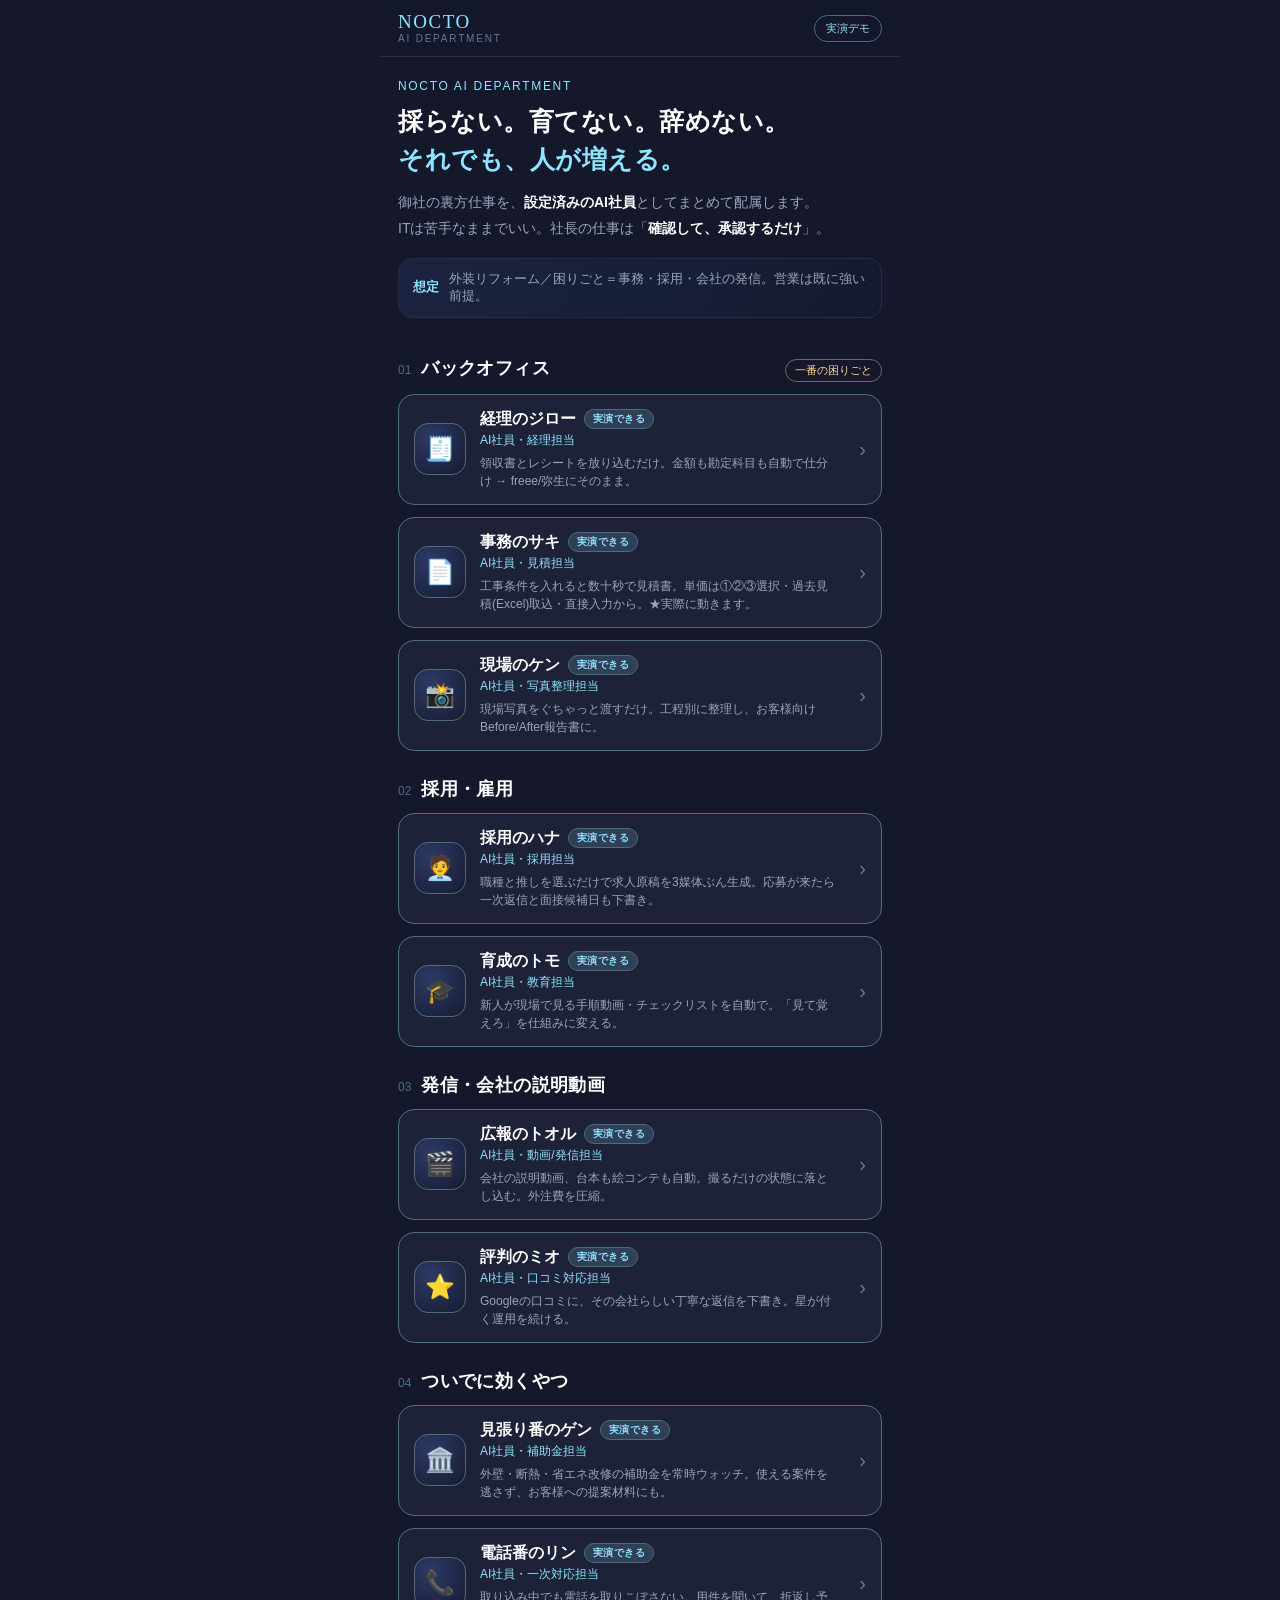
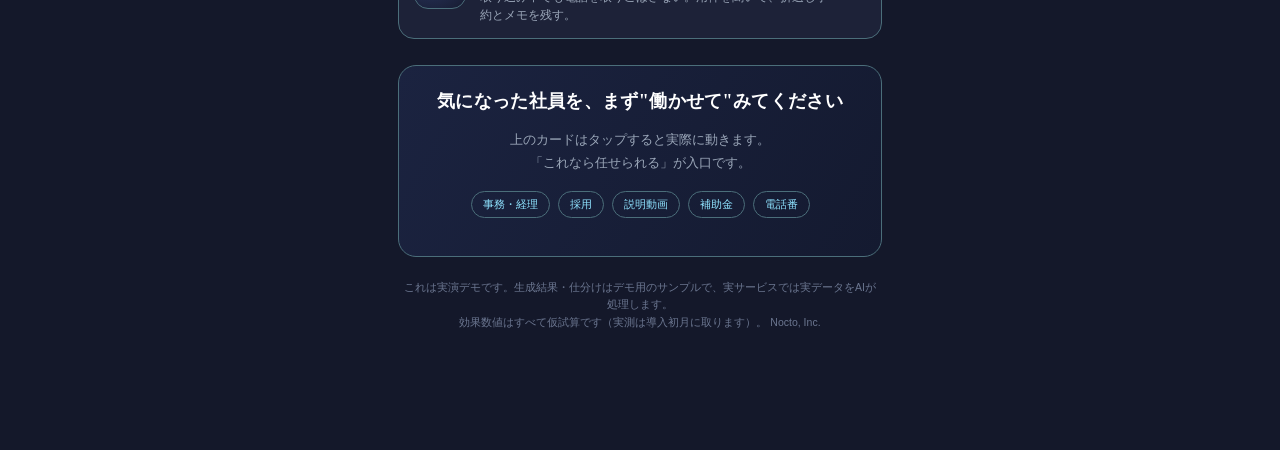
<file: app/index.html>
<!DOCTYPE html>
<!--
  Nocto AI Department — スマホ用PWA（外装リフォーム会社 面談デモ）
  困りごと: バックオフィス / 採用・雇用 / 会社の説明動画。営業は前面に出さない。
  完全オフライン動作（Service Worker で precache）。ホーム画面に追加で「アプリ」になる。
-->
<html lang="ja">
<head>
<meta charset="UTF-8">
<meta name="viewport" content="width=device-width, initial-scale=1.0, viewport-fit=cover, maximum-scale=1.0">
<title>Nocto AI社員 | 外装リフォームのバックオフィスを丸ごと</title>
<meta name="description" content="採らない・育てない・辞めない。外装リフォームの事務・採用・説明動画を持つAI社員たち。">
<meta name="theme-color" content="#14182A">
<meta name="apple-mobile-web-app-capable" content="yes">
<meta name="apple-mobile-web-app-status-bar-style" content="black-translucent">
<meta name="apple-mobile-web-app-title" content="AI社員">
<meta name="mobile-web-app-capable" content="yes">
<link rel="manifest" href="./manifest.webmanifest">
<link rel="apple-touch-icon" href="./icons/apple-touch-icon.png">
<link rel="icon" type="image/png" href="./icons/icon-192.png">
<link rel="stylesheet" href="./styles.css">
</head>
<body>
<div id="shell">
  <header class="appbar" id="appbar">
    <button class="back" id="barBack" aria-label="戻る">‹</button>
    <div class="brand" id="barBrand">NOCTO<small>AI DEPARTMENT</small></div>
    <div class="barttl hidden" id="barTitle"></div>
    <div class="spacer"></div>
    <span class="chip">実演デモ</span>
  </header>

  <main id="view"><!-- rendered by app.js --></main>
</div>

<!-- install banner (Android/Chrome + iOS hint) -->
<div id="installbar">
  <div class="it"><b>アプリとして追加</b>できます（オフラインでも動く）</div>
  <button id="installBtn">追加</button>
  <button class="x" id="installX" aria-label="閉じる">×</button>
</div>

<!-- iOS install instructions -->
<div id="iosSheet">
  <div class="card">
    <h3>ホーム画面に追加する</h3>
    <ol>
      <li>下の<span class="share">⬆️</span>「共有」ボタンを押す</li>
      <li>「ホーム画面に追加」を選ぶ</li>
      <li>「追加」を押す → アプリのアイコンが並びます</li>
    </ol>
    <button id="iosClose">閉じる</button>
  </div>
</div>

<script>
  // 戻るボタン（appbar）は履歴を戻す
  document.getElementById('barBack').addEventListener('click', function(){
    if (location.hash && location.hash !== '#/') { location.hash = '#/'; }
    else { history.back(); }
  });
  // Service Worker 登録（オフライン化）
  if ('serviceWorker' in navigator) {
    window.addEventListener('load', function(){
      navigator.serviceWorker.register('./sw.js').catch(function(){ /* file:// では無効。無視 */ });
    });
  }
</script>
<script src="./data/tanka.js"></script>
<script src="./data/minixlsx.js"></script>
<script src="./quote.js"></script>
<script src="./app.js"></script>
</body>
</html>
</file>
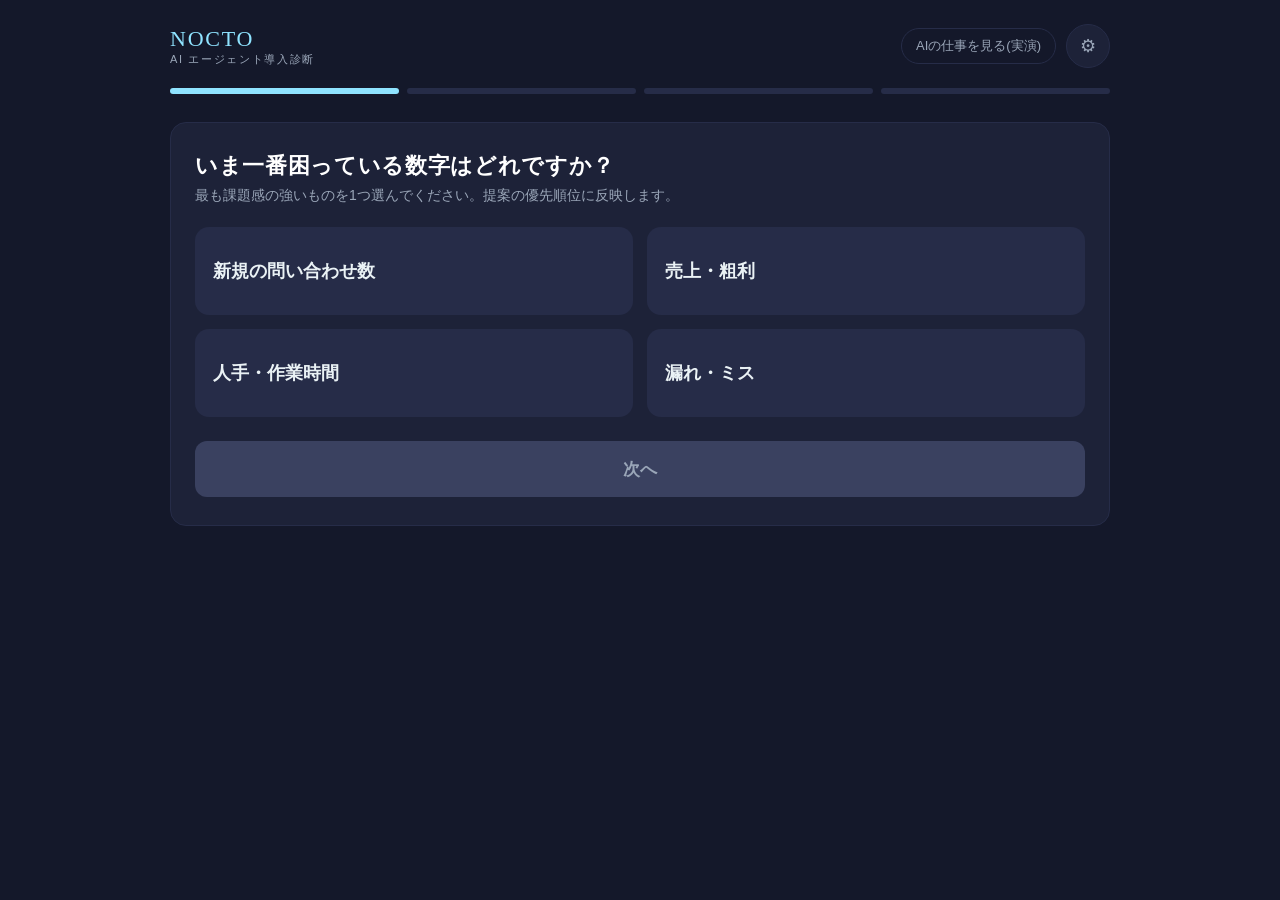
<file: diagnose/ai-agent-diagnosis.html>
<!DOCTYPE html>
<!--
  AIエージェント導入診断ツール (MVP) — Nocto AI Department
  使い方: このファイルをダブルクリックしてブラウザ(iPad Safari可)で開くだけ。オフライン完結、通信不要。
  操作: Step1〜4のウィザードをタップで進み、最後に「印刷」でA4サマリーを出力する。
  注意: リロードすると入力内容は消える(実演用途のため保存機能なし)。
-->
<html lang="ja">
<head>
<meta charset="UTF-8">
<meta name="viewport" content="width=device-width, initial-scale=1.0, maximum-scale=1.0, user-scalable=no">
<title>AIエージェント導入診断 | Nocto</title>
<style>
  :root{
    --navy: #14182A;
    --navy-light: #1D2238;
    --navy-lighter: #262C48;
    --cyan: #8FE3FF;
    --cyan-dim: #4B6E7A;
    --text: #EAF2F5;
    --text-dim: #9AA6B8;
    --danger: #FF8F8F;
    --ok: #8FFFC1;
  }
  *{box-sizing:border-box; -webkit-tap-highlight-color: transparent;}
  html,body{margin:0; padding:0; height:100%;}
  body{
    background: var(--navy);
    color: var(--text);
    font-family: "Hiragino Mincho ProN", "Hiragino Mincho Pro", serif, -apple-system, sans-serif;
    -webkit-font-smoothing: antialiased;
    touch-action: manipulation;
    min-height:100vh;
  }
  h1,h2,h3{
    font-family: "Hiragino Mincho ProN", "Hiragino Mincho Pro", serif;
    font-weight: 600;
    letter-spacing: 0.03em;
  }
  #app{
    max-width: 980px;
    margin: 0 auto;
    padding: 24px 20px 80px;
  }
  header.top{
    display:flex;
    align-items:center;
    justify-content:space-between;
    margin-bottom: 20px;
  }
  header.top .brand{
    font-size: 22px;
    letter-spacing: 0.08em;
    color: var(--cyan);
  }
  header.top .brand small{
    display:block;
    font-size: 11px;
    color: var(--text-dim);
    letter-spacing: 0.15em;
    font-family: -apple-system, sans-serif;
  }
  #gearBtn{
    width: 44px; height:44px;
    border-radius: 50%;
    border: 1px solid var(--navy-lighter);
    background: var(--navy-light);
    color: var(--text-dim);
    font-size: 18px;
    cursor:pointer;
  }
  #gearBtn:active{ background: var(--navy-lighter); }

  /* ステップインジケーター */
  .step-indicator{
    display:flex;
    gap:8px;
    margin-bottom: 28px;
  }
  .step-indicator .dot{
    flex:1;
    height: 6px;
    border-radius: 4px;
    background: var(--navy-lighter);
    transition: background .2s;
  }
  .step-indicator .dot.active{ background: var(--cyan); }
  .step-indicator .dot.done{ background: var(--cyan-dim); }

  .panel{
    background: var(--navy-light);
    border: 1px solid var(--navy-lighter);
    border-radius: 16px;
    padding: 28px 24px;
    margin-bottom: 20px;
  }
  .panel h2{
    font-size: 22px;
    margin: 0 0 6px;
    color: #fff;
  }
  .panel .sub{
    color: var(--text-dim);
    font-size: 14px;
    margin: 0 0 22px;
    font-family: -apple-system, sans-serif;
  }

  /* 選択肢ボタン (Step1) */
  .choice-grid{
    display:grid;
    grid-template-columns: 1fr 1fr;
    gap: 14px;
  }
  @media (max-width: 560px){ .choice-grid{ grid-template-columns: 1fr; } }
  .choice-btn{
    min-height: 88px;
    background: var(--navy-lighter);
    border: 2px solid transparent;
    border-radius: 14px;
    color: var(--text);
    font-size: 18px;
    font-family: -apple-system, sans-serif;
    font-weight: 600;
    padding: 16px;
    cursor: pointer;
    text-align: left;
    display:flex;
    align-items:center;
    transition: border-color .15s, background .15s;
  }
  .choice-btn:active{ background: #303756; }
  .choice-btn.selected{
    border-color: var(--cyan);
    background: #232B4A;
    color: var(--cyan);
  }

  /* 業種タブ */
  .tab-row{
    display:flex;
    gap:10px;
    margin-bottom: 22px;
    flex-wrap:wrap;
  }
  .tab-btn{
    flex:1;
    min-width: 120px;
    min-height: 52px;
    background: var(--navy-lighter);
    border: 2px solid transparent;
    border-radius: 10px;
    color: var(--text-dim);
    font-size: 15px;
    font-family: -apple-system, sans-serif;
    font-weight: 600;
    cursor:pointer;
  }
  .tab-btn.active{
    border-color: var(--cyan);
    color: var(--cyan);
    background: #232B4A;
  }

  /* 業務カード (Step2) */
  .task-card{
    background: var(--navy-lighter);
    border: 2px solid transparent;
    border-radius: 14px;
    padding: 16px 18px;
    margin-bottom: 14px;
    cursor: pointer;
  }
  .task-card.selected{
    border-color: var(--cyan);
    background: #202850;
  }
  .task-card .row1{
    display:flex;
    align-items:center;
    justify-content:space-between;
    gap: 10px;
  }
  .task-card .name{
    font-size: 17px;
    font-weight: 600;
    font-family: -apple-system, sans-serif;
  }
  .task-card .tags{
    font-size: 11px;
    color: var(--text-dim);
    margin-top: 4px;
    font-family: -apple-system, sans-serif;
  }
  .task-card .evidence{
    font-size: 11px;
    color: var(--ok);
    margin-top: 6px;
    line-height: 1.5;
    font-family: -apple-system, sans-serif;
    opacity: 0.85;
  }
  .checkbox{
    width: 30px; height:30px;
    border-radius: 8px;
    border: 2px solid var(--text-dim);
    flex-shrink:0;
    display:flex;
    align-items:center;
    justify-content:center;
    font-size: 18px;
    color: transparent;
  }
  .task-card.selected .checkbox{
    border-color: var(--cyan);
    background: var(--cyan);
    color: var(--navy);
  }
  .hours-input-row{
    margin-top: 14px;
    padding-top: 14px;
    border-top: 1px solid #333c60;
    display:flex;
    align-items:center;
    gap: 14px;
    font-family: -apple-system, sans-serif;
  }
  .hours-input-row label{
    font-size: 13px;
    color: var(--text-dim);
    white-space: nowrap;
  }
  .hours-input-row input[type="range"]{
    flex:1;
    accent-color: var(--cyan);
    height: 36px;
  }
  .hours-input-row .hours-num{
    width: 64px;
    padding: 8px 6px;
    font-size: 16px;
    text-align:center;
    background: var(--navy);
    border: 1px solid var(--navy-lighter);
    border-radius: 8px;
    color: var(--text);
  }

  /* 職種カード (Step3) */
  .role-card{
    background: var(--navy-lighter);
    border-radius: 14px;
    padding: 20px;
    margin-bottom: 16px;
    border-left: 4px solid var(--cyan);
  }
  .role-card .role-name{
    font-size: 19px;
    color: var(--cyan);
    margin: 0 0 4px;
  }
  .role-card .role-job{
    font-size: 14px;
    color: var(--text);
    margin: 0 0 10px;
    font-family: -apple-system, sans-serif;
    line-height: 1.6;
  }
  .badge-row{
    display:flex;
    gap:8px;
    flex-wrap:wrap;
    margin-bottom: 10px;
  }
  .badge{
    font-size: 11px;
    padding: 4px 10px;
    border-radius: 999px;
    background: #0F1220;
    color: var(--ok);
    font-family: -apple-system, sans-serif;
    border: 1px solid #2c3350;
  }
  .role-card .covers{
    font-size: 12px;
    color: var(--text-dim);
    font-family: -apple-system, sans-serif;
  }
  .role-card .fee-line{
    margin-top: 10px;
    font-size: 14px;
    font-family: -apple-system, sans-serif;
    color: var(--text);
  }
  .role-card .fee-line b{ color: #fff; }
  .role-card.top-pick{
    border-left-color: #FFD98F;
  }
  .role-card.top-pick .pick-tag{
    display:inline-block;
    font-size: 11px;
    color: #14182A;
    background: #FFD98F;
    padding: 3px 10px;
    border-radius: 999px;
    margin-bottom: 8px;
    font-family: -apple-system, sans-serif;
    font-weight: 700;
  }

  /* Step4 サマリー */
  .doc-head{
    display:flex;
    align-items:flex-end;
    justify-content:space-between;
    gap: 16px;
    flex-wrap:wrap;
    margin-bottom: 22px;
    padding-bottom: 16px;
    border-bottom: 1px solid var(--navy-lighter);
    font-family: -apple-system, sans-serif;
  }
  .doc-fields{ display:flex; flex-direction:column; gap: 8px; }
  .doc-field{ display:flex; align-items:flex-end; gap: 8px; font-size: 14px; color: var(--text); }
  .doc-field .doc-label{ color: var(--text-dim); font-size: 12px; white-space:nowrap; }
  .doc-field .doc-blank{ display:inline-block; min-width: 180px; border-bottom: 1px solid var(--text-dim); }
  .doc-field .doc-unit{ color: var(--text-dim); font-size: 12px; white-space:nowrap; }
  .doc-issuer{ text-align:right; font-size: 14px; color: var(--cyan); font-weight:700; }
  .doc-issuer small{ display:block; font-size: 10px; color: var(--text-dim); letter-spacing: 0.12em; font-weight:400; }
  .summary-block{ margin-bottom: 24px; }
  .summary-block h3{
    font-size: 15px;
    color: var(--text-dim);
    font-family: -apple-system, sans-serif;
    margin: 0 0 10px;
    letter-spacing: 0.05em;
  }
  table.compare{
    width:100%;
    border-collapse: collapse;
    font-family: -apple-system, sans-serif;
  }
  table.compare th, table.compare td{
    padding: 12px 10px;
    text-align: left;
    border-bottom: 1px solid var(--navy-lighter);
    font-size: 15px;
  }
  table.compare th{ color: var(--text-dim); font-weight:600; font-size:12px; }
  table.compare td.num{ text-align:right; font-variant-numeric: tabular-nums; }
  table.compare tr.total td{ font-weight:700; color:#fff; font-size:17px; }

  .recovery-box{
    text-align:center;
    padding: 30px 10px;
    background: linear-gradient(160deg, #1B2340, #0F1220);
    border-radius: 16px;
    border: 1px solid var(--cyan-dim);
  }
  .recovery-box .label{
    font-size: 13px;
    color: var(--text-dim);
    font-family: -apple-system, sans-serif;
    margin-bottom: 8px;
  }
  .recovery-box .value{
    font-size: 48px;
    color: var(--cyan);
    font-weight: 700;
    line-height: 1;
  }
  .recovery-box .value span{ font-size: 22px; margin-left: 4px; }
  .recovery-box.warn{
    background: linear-gradient(160deg, #2A1B22, #1A0F14);
    border-color: var(--danger);
  }
  .recovery-box.warn .warn-msg{
    font-size: 15px;
    color: var(--danger);
    font-family: -apple-system, sans-serif;
    line-height: 1.7;
    max-width: 520px;
    margin: 0 auto;
  }

  .map-row{
    display:flex;
    align-items:flex-start;
    gap: 14px;
    padding: 12px 0;
    border-bottom: 1px solid var(--navy-lighter);
    font-family: -apple-system, sans-serif;
  }
  .map-row .role-tag{
    flex-shrink:0;
    min-width: 140px;
    font-size: 14px;
    color: var(--cyan);
    font-weight:700;
  }
  .map-row .task-list{
    font-size: 13px;
    color: var(--text-dim);
    line-height:1.7;
  }

  /* ボタン類 */
  .btn-row{
    display:flex;
    gap: 12px;
    margin-top: 24px;
  }
  .btn{
    flex:1;
    min-height: 56px;
    border-radius: 12px;
    border: none;
    font-size: 17px;
    font-weight: 700;
    font-family: -apple-system, sans-serif;
    cursor: pointer;
  }
  .btn-primary{
    background: var(--cyan);
    color: #0B0E19;
  }
  .btn-primary:active{ background: #6FCBEA; }
  .btn-primary:disabled{
    background: #3A4160;
    color: var(--text-dim);
    cursor: not-allowed;
  }
  .btn-secondary{
    background: var(--navy-lighter);
    color: var(--text);
    flex: 0 0 120px;
  }
  .btn-secondary:active{ background: #303756; }
  .btn-print{
    background: transparent;
    border: 1px solid var(--cyan);
    color: var(--cyan);
  }

  .hint{
    font-size: 12px;
    color: var(--text-dim);
    font-family: -apple-system, sans-serif;
    margin-top: 10px;
  }

  /* 設定パネル */
  #settingsOverlay{
    display:none;
    position: fixed;
    inset:0;
    background: rgba(5,7,15,0.85);
    z-index: 100;
    overflow-y:auto;
    padding: 20px;
  }
  #settingsOverlay.open{ display:block; }
  .settings-panel{
    max-width: 640px;
    margin: 0 auto;
    background: var(--navy-light);
    border: 1px solid var(--navy-lighter);
    border-radius: 16px;
    padding: 24px;
    font-family: -apple-system, sans-serif;
  }
  .settings-panel h2{ color:#fff; font-size:18px; }
  .settings-row{
    display:flex;
    align-items:center;
    justify-content:space-between;
    gap: 10px;
    padding: 10px 0;
    border-bottom: 1px solid var(--navy-lighter);
    font-size: 14px;
  }
  .settings-row input{
    width: 130px;
    padding: 8px;
    background: var(--navy);
    border: 1px solid var(--navy-lighter);
    border-radius: 8px;
    color: var(--text);
    text-align:right;
    font-size:14px;
  }
  .settings-group-title{
    color: var(--cyan);
    font-size: 13px;
    margin: 18px 0 4px;
    letter-spacing: 0.05em;
  }

  /* 印刷用 — A4縦1枚に収める */
  @media print{
    html,body{ background:#fff; color:#000; height:auto; -webkit-print-color-adjust:exact; print-color-adjust:exact; }
    #app > header.top{ margin-bottom: 10px; }
    #app > header.top .brand{ color:#000; }
    #gearBtn, .step-indicator, .btn-row, .no-print{ display:none !important; }
    #app{ max-width:none; padding:0; margin:0; }
    .panel{ border:none; background:#fff; padding:0; margin:0; page-break-inside:avoid; }
    .panel:not(#step4){ display:none !important; }
    #step4 h2{ font-size: 18px; margin: 0 0 8px; }
    .summary-block{ margin-bottom: 12px; }
    .summary-block h3{ color:#333; margin-bottom: 6px; }
    table.compare th, table.compare td{ padding: 6px 8px; border-color:#ccc; color:#000; font-size: 13px; }
    table.compare tr.total td{ color:#000; font-size: 15px; }
    .doc-head{ border-color:#999; margin-bottom: 12px; padding-bottom: 10px; }
    .doc-head .doc-field, .doc-head .doc-label, .doc-head .doc-unit{ color:#000; }
    .doc-head .doc-blank{ border-color:#000; }
    .doc-issuer{ color:#000; }
    .doc-issuer small{ color:#333; }
    .recovery-box{ background:#fff; border:2px solid #000; padding: 14px 10px; }
    .recovery-box .value{ color:#000; font-size: 34px; }
    .recovery-box .value span{ font-size: 16px; }
    .recovery-box .label{ color:#333; }
    .recovery-box.warn{ border-color:#000; }
    .recovery-box.warn .warn-msg{ color:#000; }
    .map-row{ border-color:#ccc; padding: 8px 0; }
    .map-row .role-tag{ color:#000; }
    .map-row .task-list{ color:#333; }
    .badge{ color:#000; background:#eee; border-color:#999; }
    @page{ size: A4 portrait; margin: 12mm; }
  }
</style>
</head>
<body>

<div id="app">
  <header class="top">
    <div class="brand">NOCTO<small>AI エージェント導入診断</small></div>
    <div style="display:flex; align-items:center; gap:10px;">
      <a class="no-print" href="ai-shain-jitsuen.html" style="font-size:13px; color:var(--text-dim); text-decoration:none; border:1px solid var(--navy-lighter); border-radius:999px; padding:8px 14px; font-family:-apple-system,sans-serif;">AIの仕事を見る(実演)</a>
      <button id="gearBtn" class="no-print" title="設定(面談中は非表示推奨)">⚙</button>
    </div>
  </header>

  <div class="step-indicator no-print" id="stepIndicator"></div>

  <div id="stepContainer"></div>
</div>

<!-- 設定パネル(管理者向け・面談中は隠す想定) -->
<div id="settingsOverlay" class="no-print">
  <div class="settings-panel">
    <h2>簡易設定(仮価格の調整)</h2>
    <div class="settings-group-title">時給</div>
    <div class="settings-row">
      <span>デフォルト時給(円/時)</span>
      <input type="number" id="cfgWage" step="100" inputmode="numeric">
    </div>
    <div class="settings-group-title">職種別 月額 / 導入手数料(円)</div>
    <div id="cfgRoles"></div>
    <div class="btn-row">
      <button class="btn btn-primary" id="cfgCloseBtn">閉じる</button>
    </div>
  </div>
</div>

<script>
'use strict';

/* =========================================================
   CONFIG — 仮価格・Shin確認待ち。ここを書き換えるだけで全価格が変わる。
   ========================================================= */
const CONFIG = {
  hourlyWageDefault: 2000, // 仮価格・Shin確認待ち
  roles: {
    clerical:    { name: '事務エージェント',   monthlyFee: 30000,  setupFee: 300000  }, // 仮価格・Shin確認待ち
    reception:   { name: '接客エージェント',   monthlyFee: 50000,  setupFee: 500000  }, // 仮価格・Shin確認待ち
    analytics:   { name: '分析エージェント',   monthlyFee: 50000,  setupFee: 500000  }, // 仮価格・Shin確認待ち
    ordering:    { name: '発注エージェント',   monthlyFee: 30000,  setupFee: 300000  }, // 仮価格・Shin確認待ち
    sns:         { name: 'SNS運用エージェント', monthlyFee: 80000,  setupFee: 700000  }, // 仮価格・Shin確認待ち
    acquisition: { name: '集客エージェント',   monthlyFee: 100000, setupFee: 1000000 }, // 仮価格・Shin確認待ち
  }
};

/* 職種カタログ(仕事内容の説明文) */
const ROLE_CATALOG = {
  acquisition: { job: '見込み客を24時間検知 → 企業分析・スコアリング → 個別文面作成 → フォーム/FAX/AIテレアポで接触 → 返信率・アポ率・成約率を計測' },
  reception:   { job: '問い合わせに24時間応答し、リード(見込み客)として引き渡す' },
  clerical:    { job: '見積・請求・工事写真の整理・日報など、社長や現場監督の"机仕事"を丸ごと肩代わりする(職人の腕・現場判断は対象外)' },
  analytics:   { job: '売上データを常時監視し、取りこぼしを検知して月次で報告する' },
  ordering:    { job: '毎晩の在庫を確認 → 発注要否を判断 → 承認フローを経て発注書を送信する' },
  sns:         { job: '投稿企画を選定 → 投稿 → 数字を計測 → 次の企画にフィードバックする' },
};

/* =========================================================
   業種プリセット(業務棚卸しチェック用データ)
   axis: 業務改善 / 売上 / 集客
   autonomy: 自走化適性タグ
   ========================================================= */
const PRESETS = {
  construction: {
    label: '建築・建設(総合)',
    tasks: [
      { id:'c1', name:'工事写真の整理・写真台帳づくり',   role:'clerical',    axis:'業務改善', autonomy:['人がやると漏れる','判断がパターン化できる'], defaultHours:32, evidence:'写真整理は現場監督の代表的な内業。所要は会社差が大きいので御社の実数を入力してください' },
      { id:'c2', name:'見積・積算(拾い出し)',            role:'clerical',    axis:'業務改善', autonomy:['判断がパターン化できる'],               defaultHours:20, evidence:'AIで見積書のデータ化を1週間→1日にした事例あり（ミャク楽・ベンダー公表値）。見積の速さは受注・粗利に直結' },
      { id:'c3', name:'日報・報告書・安全書類の作成',      role:'clerical',    axis:'業務改善', autonomy:['人がやると漏れる'],                   defaultHours:16, evidence:'音声で喋る→AI清書で日報を数分に短縮した報告あり（各支援事業者の公表値）。夜の書類仕事を消す' },
      { id:'c4', name:'電話番・問い合わせの一次対応',      role:'reception',   axis:'集客',     autonomy:['24時間性に価値','人がやると漏れる'],   defaultHours:15, evidence:'現場を止める電話・言った言わないの主因。初回返信8h→1.5hの事例' },
      { id:'c5', name:'請求・支払い・インボイス処理',      role:'clerical',    axis:'業務改善', autonomy:['判断がパターン化できる'],               defaultHours:12, evidence:'AI-OCRで請求処理を自動化。東京都のDX実証で中小5社が平均約8割削減（実証参加ベンダー計測値）。御社は初月に実測' },
      { id:'c6', name:'職人・協力会社の手配(段取り)',      role:'clerical',    axis:'業務改善', autonomy:['人がやると漏れる'],                   defaultHours:10 },
      { id:'c7', name:'集客・元請け脱却(直請けの営業)',    role:'acquisition', axis:'集客',     autonomy:['24時間性に価値'],                       defaultHours:12 },
      { id:'c8', name:'施工事例・SNSの発信',             role:'sns',         axis:'集客',     autonomy:['判断がパターン化できる'],               defaultHours:8  },
    ]
  },
  reform: {
    label: 'リフォーム・改修',
    tasks: [
      { id:'rf1', name:'現地調査メモ→見積・積算',        role:'clerical',    axis:'業務改善', autonomy:['判断がパターン化できる'],             defaultHours:18, evidence:'見積が遅いと相見積もりで負ける。AIで見積書作成を短縮した事例が出ている（ベンダー公表値）' },
      { id:'rf2', name:'問い合わせ・電話の一次対応(24h)', role:'reception',   axis:'集客',     autonomy:['24時間性に価値','人がやると漏れる'], defaultHours:18, evidence:'初回返信8h→1.5h・概算提示1.8日→0.4日・予約率1.8倍の事例' },
      { id:'rf3', name:'見積書・提案書づくり',           role:'clerical',    axis:'業務改善', autonomy:['判断がパターン化できる'],             defaultHours:12 },
      { id:'rf4', name:'施工前後の写真・記録の整理',      role:'clerical',    axis:'業務改善', autonomy:['人がやると漏れる'],                 defaultHours:12 },
      { id:'rf5', name:'請求・支払い・インボイス処理',    role:'clerical',    axis:'業務改善', autonomy:['判断がパターン化できる'],             defaultHours:10, evidence:'AI-OCRで請求・支払処理を大幅短縮した事例あり（ベンダー公表値）' },
      { id:'rf6', name:'集客・Web/チラシ反響の対応',      role:'acquisition', axis:'集客',     autonomy:['24時間性に価値'],                    defaultHours:15 },
      { id:'rf7', name:'施工事例・口コミ/SNSの発信',      role:'sns',         axis:'集客',     autonomy:['判断がパターン化できる'],             defaultHours:10, evidence:'リフォームは事例と口コミが受注に直結' },
      { id:'rf8', name:'アフターフォロー・点検案内',      role:'reception',   axis:'集客',     autonomy:['人がやると漏れる'],                 defaultHours:6  },
    ]
  },
  setsubi: {
    label: '設備工事(電気・水道・空調)',
    tasks: [
      { id:'st1', name:'人工代・常用の請求・集計',        role:'clerical',    axis:'業務改善', autonomy:['判断がパターン化できる'],             defaultHours:14, evidence:'一人親方・常用が絡む請求は手作業だと抜け漏れやすい' },
      { id:'st2', name:'見積・材料の拾い出し',           role:'clerical',    axis:'業務改善', autonomy:['判断がパターン化できる'],             defaultHours:16 },
      { id:'st3', name:'職人・応援の手配(段取り)',        role:'clerical',    axis:'業務改善', autonomy:['人がやると漏れる'],                 defaultHours:12 },
      { id:'st4', name:'資材・部材の発注',               role:'ordering',    axis:'業務改善', autonomy:['判断がパターン化できる','24時間性に価値'], defaultHours:8, evidence:'発注要否の判断→発注書送信までを自動化' },
      { id:'st5', name:'電話番・現場からの問い合わせ',    role:'reception',   axis:'集客',     autonomy:['24時間性に価値','人がやると漏れる'], defaultHours:14, evidence:'現場を止める電話の一次受けをAIが担当' },
      { id:'st6', name:'作業報告・写真記録の整理',        role:'clerical',    axis:'業務改善', autonomy:['人がやると漏れる'],                 defaultHours:12 },
      { id:'st7', name:'集客・元請け脱却(直請け)',        role:'acquisition', axis:'集客',     autonomy:['24時間性に価値'],                    defaultHours:10 },
    ]
  },
  kantoku: {
    label: '現場監督・施工管理',
    tasks: [
      { id:'kt1', name:'工事写真の整理・写真台帳づくり',   role:'clerical',    axis:'業務改善', autonomy:['人がやると漏れる','判断がパターン化できる'], defaultHours:32, evidence:'写真整理は現場監督の代表的な内業。所要は会社差が大きいので御社の実数を入力してください' },
      { id:'kt2', name:'日報・施工計画書・報告書',        role:'clerical',    axis:'業務改善', autonomy:['人がやると漏れる'],                 defaultHours:18, evidence:'施工計画書のドラフト作成を約85%削減（大成建設が公表・大手土木の事例／日経報道）。日報も数分化の報告あり' },
      { id:'kt3', name:'安全書類・グリーンファイル',      role:'clerical',    axis:'業務改善', autonomy:['判断がパターン化できる'],             defaultHours:12, evidence:'定型書類はAIが下書き→人は確認だけ' },
      { id:'kt4', name:'出来形・協議資料の作成',          role:'clerical',    axis:'業務改善', autonomy:['人がやると漏れる'],                 defaultHours:12 },
      { id:'kt5', name:'職人・協力会社の手配(段取り)',     role:'clerical',    axis:'業務改善', autonomy:['人がやると漏れる'],                 defaultHours:10 },
      { id:'kt6', name:'電話・チャットの一次対応',        role:'reception',   axis:'集客',     autonomy:['24時間性に価値','人がやると漏れる'], defaultHours:12, evidence:'"言った言わない"の記録も自動で残す' },
      { id:'kt7', name:'資材・機材の発注',               role:'ordering',    axis:'業務改善', autonomy:['判断がパターン化できる'],             defaultHours:6  },
    ]
  },
  doboku: {
    label: '土木・外構',
    tasks: [
      { id:'db1', name:'工事写真・出来形の整理(電子納品)', role:'clerical',    axis:'業務改善', autonomy:['人がやると漏れる','判断がパターン化できる'], defaultHours:28, evidence:'公共案件の写真台帳・電子納品は特に膨大な内業。御社の実数を入力してください' },
      { id:'db2', name:'積算・数量の拾い出し',           role:'clerical',    axis:'業務改善', autonomy:['判断がパターン化できる'],             defaultHours:18, evidence:'AIで見積書のデータ化を短縮した事例あり（ベンダー公表値）' },
      { id:'db3', name:'日報・施工管理書類',             role:'clerical',    axis:'業務改善', autonomy:['人がやると漏れる'],                 defaultHours:14 },
      { id:'db4', name:'請求・支払い・インボイス処理',    role:'clerical',    axis:'業務改善', autonomy:['判断がパターン化できる'],             defaultHours:10 },
      { id:'db5', name:'重機・資材の手配/発注',          role:'ordering',    axis:'業務改善', autonomy:['判断がパターン化できる'],             defaultHours:8  },
      { id:'db6', name:'電話番・問い合わせ対応',          role:'reception',   axis:'集客',     autonomy:['24時間性に価値'],                    defaultHours:10 },
      { id:'db7', name:'公共入札・案件情報の収集',        role:'acquisition', axis:'集客',     autonomy:['24時間性に価値'],                    defaultHours:10, evidence:'入札情報の巡回・整理を24時間自動で' },
    ]
  },
  restaurant: {
    label: '飲食',
    tasks: [
      { id:'r1', name:'発注',           role:'ordering',  axis:'業務改善', autonomy:['判断がパターン化できる','24時間性に価値'], defaultHours:10 },
      { id:'r2', name:'売上分析',       role:'analytics', axis:'売上',     autonomy:['人がやると漏れる'],                       defaultHours:8  },
      { id:'r3', name:'予約対応',       role:'reception', axis:'集客',     autonomy:['24時間性に価値'],                         defaultHours:15 },
      { id:'r4', name:'SNS発信',        role:'sns',       axis:'集客',     autonomy:['判断がパターン化できる'],                 defaultHours:8  },
      { id:'r5', name:'シフト・事務',   role:'clerical',  axis:'業務改善', autonomy:['人がやると漏れる'],                       defaultHours:10 },
    ]
  },
  general: {
    label: '汎用',
    tasks: [
      { id:'g1', name:'問い合わせ対応',     role:'reception',   axis:'集客',     autonomy:['24時間性に価値'],           defaultHours:15 },
      { id:'g2', name:'営業リスト作成',     role:'acquisition', axis:'集客',     autonomy:['判断がパターン化できる'],   defaultHours:10 },
      { id:'g3', name:'データ入力・事務',   role:'clerical',    axis:'業務改善', autonomy:['判断がパターン化できる'],   defaultHours:15 },
      { id:'g4', name:'SNS運用',           role:'sns',         axis:'集客',     autonomy:['判断がパターン化できる'],   defaultHours:8  },
      { id:'g5', name:'レポート作成',       role:'analytics',   axis:'売上',     autonomy:['人がやると漏れる'],         defaultHours:8  },
    ]
  }
};

/* Step1: 核心質問。選択によって Step4 での職種の優先表示順が変わる */
const CORE_QUESTIONS = [
  { id:'inquiries', label:'新規の問い合わせ数', priority:['acquisition','reception','sns','analytics','ordering','clerical'] },
  { id:'revenue',   label:'売上・粗利',         priority:['analytics','acquisition','ordering','reception','sns','clerical'] },
  { id:'labor',     label:'人手・作業時間',     priority:['clerical','ordering','reception','sns','analytics','acquisition'] },
  { id:'errors',    label:'漏れ・ミス',         priority:['clerical','analytics','reception','ordering','sns','acquisition'] },
];

/* =========================================================
   STATE
   ========================================================= */
const state = {
  step: 1,
  coreQuestion: null,
  industry: 'construction',
  selectedTasks: {}, // taskId -> hours
  hourlyWage: CONFIG.hourlyWageDefault,
};

const fmtYen = (n) => '¥' + Math.round(n).toLocaleString('ja-JP');
const fmtNum = (n) => Math.round(n).toLocaleString('ja-JP');

/* =========================================================
   レンダリング
   ========================================================= */
function renderIndicator(){
  const el = document.getElementById('stepIndicator');
  el.innerHTML = '';
  for(let i=1;i<=4;i++){
    const d = document.createElement('div');
    d.className = 'dot' + (i===state.step ? ' active' : (i<state.step ? ' done' : ''));
    el.appendChild(d);
  }
}

function render(){
  renderIndicator();
  const c = document.getElementById('stepContainer');
  if(state.step===1) c.innerHTML = renderStep1();
  else if(state.step===2) c.innerHTML = renderStep2();
  else if(state.step===3) c.innerHTML = renderStep3();
  else c.innerHTML = renderStep4();
  attachHandlers();
}

/* ---- Step1: 核心質問 ---- */
function renderStep1(){
  const choices = CORE_QUESTIONS.map(q => `
    <button class="choice-btn ${state.coreQuestion===q.id?'selected':''}" data-core="${q.id}">${q.label}</button>
  `).join('');
  return `
    <div class="panel" id="step1">
      <h2>いま一番困っている数字はどれですか？</h2>
      <p class="sub">最も課題感の強いものを1つ選んでください。提案の優先順位に反映します。</p>
      <div class="choice-grid">${choices}</div>
      <div class="btn-row">
        <button class="btn btn-primary" id="nextBtn" ${state.coreQuestion? '' : 'disabled'}>次へ</button>
      </div>
    </div>
  `;
}

/* ---- Step2: 業務棚卸しチェック ---- */
function renderStep2(){
  const tabs = Object.keys(PRESETS).map(key => `
    <button class="tab-btn ${state.industry===key?'active':''}" data-industry="${key}">${PRESETS[key].label}</button>
  `).join('');

  const tasks = PRESETS[state.industry].tasks.map(t => {
    const selected = state.selectedTasks.hasOwnProperty(t.id);
    const hours = selected ? state.selectedTasks[t.id] : t.defaultHours;
    return `
      <div class="task-card ${selected?'selected':''}" data-task="${t.id}">
        <div class="row1">
          <div>
            <div class="name">${t.name}</div>
            <div class="tags">${t.axis} ／ ${t.autonomy.join('・')}</div>
            ${t.evidence ? `<div class="evidence">${t.evidence}</div>` : ''}
          </div>
          <div class="checkbox">${selected ? '✓' : ''}</div>
        </div>
        ${selected ? `
        <div class="hours-input-row" data-stop="1">
          <label>月あたり作業時間</label>
          <input type="range" min="1" max="160" value="${hours}" data-hours-range="${t.id}">
          <input type="number" min="0" inputmode="numeric" pattern="[0-9]*" class="hours-num" value="${hours}" data-hours-num="${t.id}">
          <label>時間</label>
        </div>` : ''}
      </div>
    `;
  }).join('');

  const count = Object.keys(state.selectedTasks).length;

  return `
    <div class="panel" id="step2">
      <h2>業務棚卸しチェック</h2>
      <p class="sub">当てはまる業務をタップして選択し、月あたりの作業時間を入力してください。</p>
      <div class="tab-row">${tabs}</div>
      ${tasks}
      <div class="hint">${count} 件選択中</div>
      <div class="btn-row">
        <button class="btn btn-secondary" id="backBtn">戻る</button>
        <button class="btn btn-primary" id="nextBtn" ${count>0?'':'disabled'}>次へ</button>
      </div>
    </div>
  `;
}

/* 選択タスクからマッピングされる職種一覧を取得(優先順位並び替え済み) */
function getMappedRoles(){
  const roleSet = new Set();
  Object.keys(state.selectedTasks).forEach(taskId => {
    const task = findTaskById(taskId);
    if(task) roleSet.add(task.role);
  });
  const cq = CORE_QUESTIONS.find(q => q.id === state.coreQuestion);
  const priority = cq ? cq.priority : Object.keys(CONFIG.roles);
  return Array.from(roleSet).sort((a,b) => priority.indexOf(a) - priority.indexOf(b));
}

function findTaskById(taskId){
  for(const key of Object.keys(PRESETS)){
    const found = PRESETS[key].tasks.find(t => t.id === taskId);
    if(found) return found;
  }
  return null;
}

/* ---- Step3: AI社員の当て込み ---- */
function renderStep3(){
  const roles = getMappedRoles();
  const cq = CORE_QUESTIONS.find(q => q.id === state.coreQuestion);
  const topRole = cq ? cq.priority.find(r => roles.includes(r)) : null;

  const cards = roles.map(roleKey => {
    const cfg = CONFIG.roles[roleKey];
    const cat = ROLE_CATALOG[roleKey];
    const coveredTasks = Object.keys(state.selectedTasks)
      .map(findTaskById)
      .filter(t => t && t.role === roleKey)
      .map(t => t.name);
    const isTop = roleKey === topRole;
    return `
      <div class="role-card ${isTop?'top-pick':''}">
        ${isTop ? '<div class="pick-tag">最優先でオススメ</div>' : ''}
        <h3 class="role-name">${cfg.name}</h3>
        <p class="role-job">${cat.job}</p>
        <div class="badge-row">
          <span class="badge">24時間働く</span>
          <span class="badge">毎月の勤務報告あり</span>
        </div>
        <div class="covers">担当業務: ${coveredTasks.join('、')}</div>
        <div class="fee-line">月額 <b>${fmtYen(cfg.monthlyFee)}</b> ／ 導入手数料 <b>${fmtYen(cfg.setupFee)}</b>(仮)</div>
      </div>
    `;
  }).join('');

  return `
    <div class="panel" id="step3">
      <h2>配備すべき AI 社員</h2>
      <p class="sub">選択された業務から、雇うべき AI 社員(エージェント)を自動で当て込みました。採らない・育てない・辞めない"机仕事のもう一人"です(職人の腕・現場判断は置き換えません)。</p>
      ${cards || '<p class="sub">業務が選択されていません。戻って選択してください。</p>'}
      <div class="btn-row">
        <button class="btn btn-secondary" id="backBtn">戻る</button>
        <button class="btn btn-primary" id="nextBtn" ${roles.length>0?'':'disabled'}>試算する</button>
      </div>
    </div>
  `;
}

/* ---- Step4: 試算サマリー ---- */
function renderStep4(){
  const roles = getMappedRoles();

  let totalHumanCost = 0;
  Object.keys(state.selectedTasks).forEach(taskId => {
    totalHumanCost += state.selectedTasks[taskId] * state.hourlyWage;
  });

  let monthlyAgentTotal = 0;
  let setupFeeTotal = 0;
  roles.forEach(r => {
    monthlyAgentTotal += CONFIG.roles[r].monthlyFee;
    setupFeeTotal += CONFIG.roles[r].setupFee;
  });

  const monthlySavings = totalHumanCost - monthlyAgentTotal;
  const savingsPositive = monthlySavings > 0;
  let recoveryText = '―';
  if(savingsPositive){
    const months = setupFeeTotal / monthlySavings;
    recoveryText = (Math.ceil(months*10)/10).toLocaleString('ja-JP');
  }

  const recoveryBlock = savingsPositive ? `
        <div class="recovery-box">
          <div class="label">導入手数料の回収期間</div>
          <div class="value">${recoveryText}<span>ヶ月</span></div>
        </div>` : `
        <div class="recovery-box warn">
          <div class="label">回収期間の試算</div>
          <div class="warn-msg">AI社員の月額(${fmtYen(monthlyAgentTotal)})が、削減できる人的コスト(${fmtYen(totalHumanCost)})を上回っています。<br>配備する業務を増やすか、対象業務の作業時間を見直してください。</div>
        </div>`;

  const mapRows = roles.map(r => {
    const cfg = CONFIG.roles[r];
    const tasks = Object.keys(state.selectedTasks)
      .map(findTaskById)
      .filter(t => t && t.role === r)
      .map(t => t.name);
    return `
      <div class="map-row">
        <div class="role-tag">${cfg.name}</div>
        <div class="task-list">${tasks.join(' / ')}</div>
      </div>
    `;
  }).join('');

  return `
    <div class="panel" id="step4">
      <h2>導入試算サマリー</h2>
      <p class="sub no-print">このページをそのまま印刷すると、A4サマリー(助成金申請の根拠資料にも利用可)になります。</p>

      <div class="doc-head">
        <div class="doc-fields">
          <div class="doc-field"><span class="doc-label">御社名</span><span class="doc-blank">&nbsp;</span><span class="doc-unit">御中</span></div>
          <div class="doc-field"><span class="doc-label">作成日</span><span class="doc-blank">&nbsp;</span><span class="doc-unit">年　　月　　日</span></div>
        </div>
        <div class="doc-issuer">作成：Nocto, Inc.<small>AI エージェント導入診断</small></div>
      </div>

      <div class="summary-block">
        <h3>人件費比較(月あたり)</h3>
        <table class="compare">
          <tr><th>項目</th><th class="num">金額</th></tr>
          <tr><td>現在の人的コスト(時給${fmtYen(state.hourlyWage)}換算)</td><td class="num">${fmtYen(totalHumanCost)}</td></tr>
          <tr><td>AI社員 月額合計</td><td class="num">${fmtYen(monthlyAgentTotal)}</td></tr>
          <tr class="total"><td>月間削減額</td><td class="num">${monthlySavings>=0 ? fmtYen(monthlySavings) : '△'+fmtYen(Math.abs(monthlySavings))}</td></tr>
        </table>
      </div>

      <div class="summary-block">
        ${recoveryBlock}
      </div>

      <div class="summary-block">
        <h3>AI社員 配置マップ</h3>
        ${mapRows || '<p class="sub">配置なし</p>'}
      </div>

      <div class="summary-block">
        <h3>月額・導入費用の見積もり</h3>
        <table class="compare">
          <tr><th>項目</th><th class="num">金額</th></tr>
          <tr><td>月額合計(${roles.length}名)</td><td class="num">${fmtYen(monthlyAgentTotal)}</td></tr>
          <tr class="total"><td>導入手数料 合計(初回のみ・仮)</td><td class="num">${fmtYen(setupFeeTotal)}</td></tr>
        </table>
      </div>

      <div class="btn-row no-print">
        <button class="btn btn-secondary" id="backBtn">戻る</button>
        <button class="btn btn-print" id="printBtn">この画面を印刷する</button>
      </div>
    </div>
  `;
}

/* =========================================================
   イベント処理
   ========================================================= */
function attachHandlers(){
  const backBtn = document.getElementById('backBtn');
  if(backBtn) backBtn.addEventListener('click', () => { state.step--; render(); });

  const nextBtn = document.getElementById('nextBtn');
  if(nextBtn) nextBtn.addEventListener('click', () => { state.step++; render(); });

  const printBtn = document.getElementById('printBtn');
  if(printBtn) printBtn.addEventListener('click', () => window.print());

  // Step1: 核心質問選択
  document.querySelectorAll('[data-core]').forEach(btn => {
    btn.addEventListener('click', () => {
      state.coreQuestion = btn.getAttribute('data-core');
      render();
    });
  });

  // Step2: 業種タブ切替
  document.querySelectorAll('[data-industry]').forEach(btn => {
    btn.addEventListener('click', () => {
      state.industry = btn.getAttribute('data-industry');
      render();
    });
  });

  // Step2: 業務カードのタップで選択トグル(時間入力エリアのタップは除外)
  document.querySelectorAll('.task-card').forEach(card => {
    card.addEventListener('click', (e) => {
      if(e.target.closest('[data-stop]')) return; // スライダー等の操作は無視
      const id = card.getAttribute('data-task');
      if(state.selectedTasks.hasOwnProperty(id)){
        delete state.selectedTasks[id];
      } else {
        const task = findTaskById(id);
        state.selectedTasks[id] = task.defaultHours;
      }
      render();
    });
  });

  // Step2: 時間スライダー・数値入力
  document.querySelectorAll('[data-hours-range]').forEach(input => {
    input.addEventListener('input', () => {
      const id = input.getAttribute('data-hours-range');
      state.selectedTasks[id] = Number(input.value);
      const numInput = document.querySelector(`[data-hours-num="${id}"]`);
      if(numInput) numInput.value = input.value;
    });
  });
  document.querySelectorAll('[data-hours-num]').forEach(input => {
    input.addEventListener('input', () => {
      const id = input.getAttribute('data-hours-num');
      const v = Math.max(0, Number(input.value) || 0);
      state.selectedTasks[id] = v;
      const rangeInput = document.querySelector(`[data-hours-range="${id}"]`);
      if(rangeInput) rangeInput.value = Math.min(160, v);
    });
  });
}

/* =========================================================
   設定パネル(管理者向け・面談中は隠す)
   ========================================================= */
function renderSettingsPanel(){
  const wageInput = document.getElementById('cfgWage');
  wageInput.value = state.hourlyWage;

  const rolesEl = document.getElementById('cfgRoles');
  rolesEl.innerHTML = Object.keys(CONFIG.roles).map(key => {
    const r = CONFIG.roles[key];
    return `
      <div class="settings-row">
        <span>${r.name} 月額</span>
        <input type="number" step="1000" inputmode="numeric" data-role-monthly="${key}" value="${r.monthlyFee}">
      </div>
      <div class="settings-row">
        <span>${r.name} 導入手数料</span>
        <input type="number" step="10000" inputmode="numeric" data-role-setup="${key}" value="${r.setupFee}">
      </div>
    `;
  }).join('');

  wageInput.addEventListener('input', () => {
    state.hourlyWage = Number(wageInput.value) || 0;
    render();
  });
  rolesEl.querySelectorAll('[data-role-monthly]').forEach(inp => {
    inp.addEventListener('input', () => {
      CONFIG.roles[inp.getAttribute('data-role-monthly')].monthlyFee = Number(inp.value) || 0;
      render();
    });
  });
  rolesEl.querySelectorAll('[data-role-setup]').forEach(inp => {
    inp.addEventListener('input', () => {
      CONFIG.roles[inp.getAttribute('data-role-setup')].setupFee = Number(inp.value) || 0;
      render();
    });
  });
}

document.getElementById('gearBtn').addEventListener('click', () => {
  document.getElementById('settingsOverlay').classList.add('open');
});
document.getElementById('cfgCloseBtn').addEventListener('click', () => {
  document.getElementById('settingsOverlay').classList.remove('open');
});

renderSettingsPanel();
render();
</script>
</body>
</html>
</file>
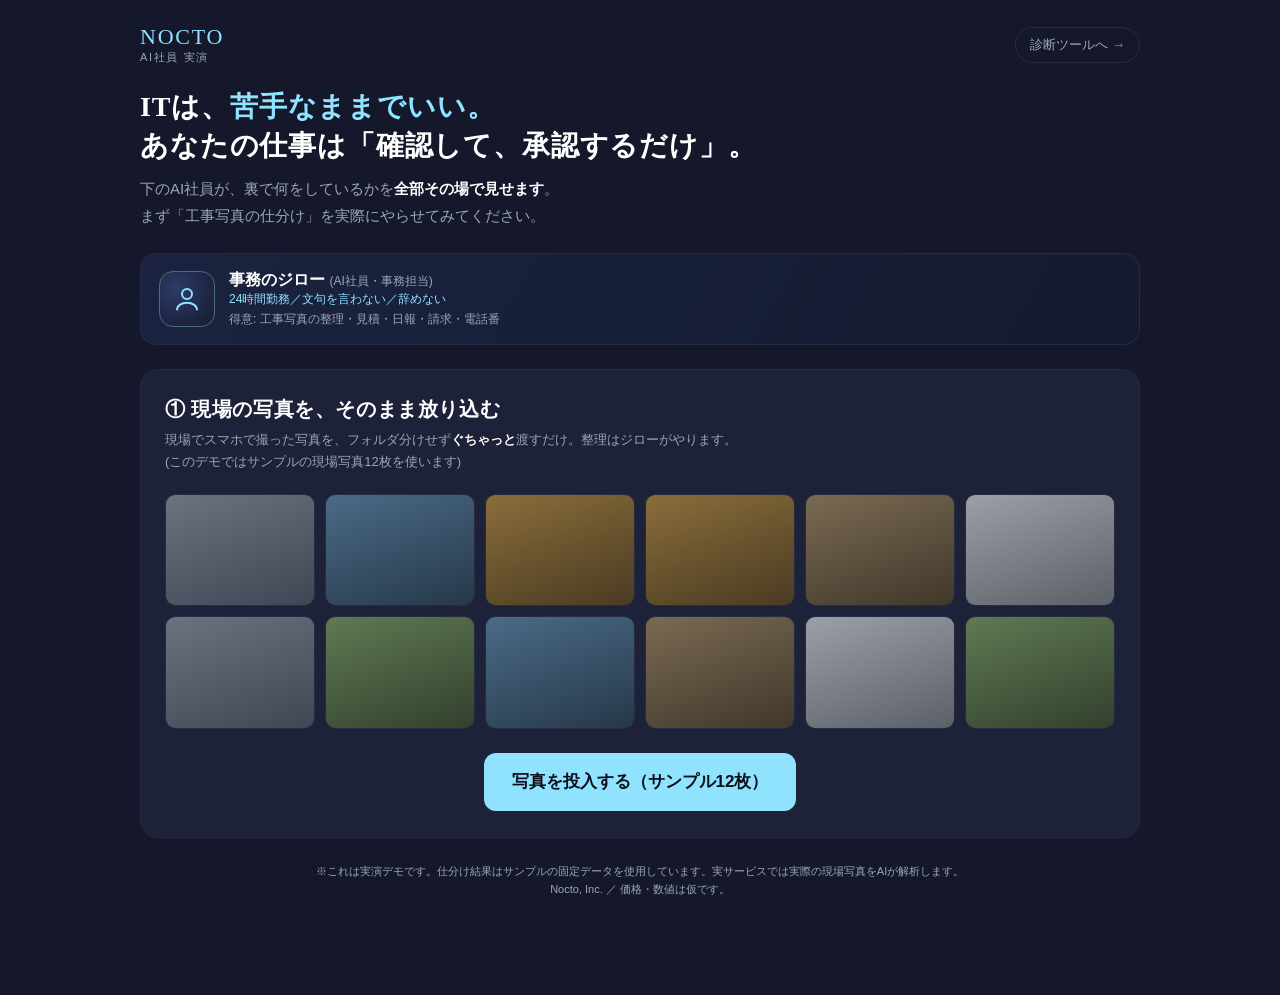
<file: diagnose/ai-shain-jitsuen.html>
<!DOCTYPE html>
<!--
  AI社員 実演(見える化)デモ — Nocto AI Department
  ねらい: ITが苦手な建設業の社長に「裏で動くAI」を丸見えにして、
         "あなたは確認と承認だけ" を体感させる入口。
  使い方: ダブルクリックでブラウザで開く。オフライン完結・通信不要。
         「写真を投入する」を押すと、工事写真の自動仕分けを実演する。
  注意: これはデモ(型)。仕分け結果はサンプル固定データ。実プロダクトでは
        実写真をAIが解析する。価格・数値は仮でCONFIGに集約。
-->
<html lang="ja">
<head>
<meta charset="UTF-8">
<meta name="viewport" content="width=device-width, initial-scale=1.0">
<title>AI社員の仕事を見る | Nocto</title>
<style>
  :root{
    --navy:#14182A; --navy-light:#1D2238; --navy-lighter:#262C48;
    --cyan:#8FE3FF; --cyan-dim:#4B6E7A;
    --text:#EAF2F5; --text-dim:#9AA6B8;
    --ok:#8FFFC1; --warn:#FFD98F; --danger:#FF8F8F;
  }
  *{box-sizing:border-box; -webkit-tap-highlight-color:transparent;}
  html,body{margin:0; padding:0;}
  body{
    background:var(--navy); color:var(--text);
    font-family:"Hiragino Mincho ProN","Hiragino Mincho Pro",serif,-apple-system,sans-serif;
    -webkit-font-smoothing:antialiased; min-height:100vh;
  }
  h1,h2,h3{font-family:"Hiragino Mincho ProN","Hiragino Mincho Pro",serif; font-weight:600; letter-spacing:.03em;}
  .sans{font-family:-apple-system,"Hiragino Kaku Gothic ProN",sans-serif;}
  #app{max-width:1040px; margin:0 auto; padding:24px 20px 96px;}

  header.top{display:flex; align-items:center; justify-content:space-between; margin-bottom:22px;}
  header.top .brand{font-size:22px; letter-spacing:.08em; color:var(--cyan);}
  header.top .brand small{display:block; font-size:11px; color:var(--text-dim); letter-spacing:.15em; font-family:-apple-system,sans-serif;}
  header.top .tolink{font-size:13px; color:var(--text-dim); text-decoration:none; border:1px solid var(--navy-lighter); border-radius:999px; padding:8px 14px; font-family:-apple-system,sans-serif;}
  header.top .tolink:active{background:var(--navy-lighter);}

  .hero{margin-bottom:24px;}
  .hero h1{font-size:28px; margin:0 0 10px; color:#fff; line-height:1.4;}
  .hero h1 .em{color:var(--cyan);}
  .hero p{font-size:15px; color:var(--text-dim); margin:0; font-family:-apple-system,sans-serif; line-height:1.8;}

  .worker-strip{
    display:flex; align-items:center; gap:14px;
    background:linear-gradient(120deg,#1B2340,#141A30);
    border:1px solid var(--navy-lighter); border-radius:16px;
    padding:16px 18px; margin:18px 0 24px;
  }
  .worker-strip .avatar{
    width:56px; height:56px; border-radius:14px; flex-shrink:0;
    background:radial-gradient(circle at 30% 30%,#2D3A66,#161B30);
    border:1px solid var(--cyan-dim); display:flex; align-items:center; justify-content:center;
  }
  .worker-strip .who{font-family:-apple-system,sans-serif;}
  .worker-strip .who .nm{font-size:16px; color:#fff; font-weight:700;}
  .worker-strip .who .rl{font-size:12px; color:var(--cyan);}
  .worker-strip .who .dt{font-size:12px; color:var(--text-dim); margin-top:3px;}

  .stage{background:var(--navy-light); border:1px solid var(--navy-lighter); border-radius:18px; padding:26px 24px; margin-bottom:20px;}
  .stage h2{font-size:20px; margin:0 0 6px; color:#fff;}
  .stage .sub{color:var(--text-dim); font-size:13px; margin:0 0 20px; font-family:-apple-system,sans-serif; line-height:1.7;}

  /* 写真タイル */
  .photo-grid{display:grid; grid-template-columns:repeat(6,1fr); gap:10px;}
  @media(max-width:760px){ .photo-grid{grid-template-columns:repeat(4,1fr);} }
  @media(max-width:480px){ .photo-grid{grid-template-columns:repeat(3,1fr);} }
  .ph{
    position:relative; aspect-ratio:4/3; border-radius:10px; overflow:hidden;
    border:1px solid var(--navy-lighter); background:#0F1220;
    display:flex; align-items:flex-end; font-family:-apple-system,sans-serif;
    transition:transform .3s, box-shadow .3s, opacity .3s;
  }
  .ph .sky{position:absolute; inset:0;}
  .ph .tagbar{
    position:relative; width:100%; padding:4px 6px; font-size:10px;
    background:linear-gradient(0deg,rgba(5,7,15,.92),rgba(5,7,15,0));
    color:#fff; line-height:1.3; z-index:2; opacity:0; transition:opacity .3s;
  }
  .ph .tagbar .k{color:var(--cyan); font-weight:700;}
  .ph .tagbar .m{color:var(--text-dim); font-size:9px;}
  .ph.tagged .tagbar{opacity:1;}
  .ph .scan{
    position:absolute; left:0; right:0; height:2px; top:0; z-index:3;
    background:linear-gradient(90deg,transparent,var(--cyan),transparent); opacity:0;
  }
  .ph.scanning .scan{opacity:1; animation:scan 1.1s linear infinite;}
  @keyframes scan{0%{top:0;}100%{top:100%;}}
  .ph .conf{
    position:absolute; top:5px; right:5px; z-index:3; font-size:9px; font-weight:700;
    padding:2px 6px; border-radius:999px; opacity:0; transition:opacity .3s;
  }
  .ph.tagged .conf{opacity:1;}
  .conf.hi{background:rgba(143,255,193,.18); color:var(--ok); border:1px solid rgba(143,255,193,.4);}
  .conf.lo{background:rgba(255,217,143,.18); color:var(--warn); border:1px solid rgba(255,217,143,.5);}
  .ph.need{box-shadow:0 0 0 2px var(--warn);}

  /* 見える化ログ(裏で動くもの) */
  .brain{
    margin-top:22px; background:#0F1220; border:1px solid var(--navy-lighter);
    border-radius:14px; padding:16px 18px; font-family:-apple-system,sans-serif;
  }
  .brain .bh{display:flex; align-items:center; gap:10px; font-size:12px; color:var(--text-dim); letter-spacing:.08em; margin-bottom:12px;}
  .brain .dotlive{width:9px; height:9px; border-radius:50%; background:var(--cyan); box-shadow:0 0 0 0 rgba(143,227,255,.6); animation:pulse 1.4s infinite;}
  @keyframes pulse{0%{box-shadow:0 0 0 0 rgba(143,227,255,.5);}70%{box-shadow:0 0 0 8px rgba(143,227,255,0);}100%{box-shadow:0 0 0 0 rgba(143,227,255,0);}}
  .steps{display:flex; flex-direction:column; gap:2px;}
  .stp{display:flex; align-items:center; gap:12px; padding:9px 6px; border-radius:8px; opacity:.4; transition:opacity .3s, background .3s;}
  .stp.active{opacity:1; background:rgba(143,227,255,.06);}
  .stp.done{opacity:1;}
  .stp .ic{width:26px; height:26px; border-radius:8px; flex-shrink:0; display:flex; align-items:center; justify-content:center; border:1px solid var(--navy-lighter); background:var(--navy-light); font-size:13px;}
  .stp.done .ic{background:rgba(143,255,193,.15); border-color:rgba(143,255,193,.4); color:var(--ok);}
  .stp.active .ic{background:rgba(143,227,255,.15); border-color:var(--cyan); color:var(--cyan);}
  .stp .lbl{font-size:14px; color:var(--text);}
  .stp .cnt{margin-left:auto; font-size:12px; color:var(--text-dim); font-variant-numeric:tabular-nums;}
  .stp .bar{height:4px; background:var(--navy-lighter); border-radius:3px; overflow:hidden; width:120px; margin-left:auto;}
  .stp .bar > i{display:block; height:100%; width:0; background:var(--cyan); transition:width .2s;}
  .livemsg{margin-top:12px; font-size:12px; color:var(--cyan); min-height:18px; font-family:-apple-system,sans-serif;}

  /* 台帳(工種フォルダ) */
  .ledger{display:flex; flex-direction:column; gap:14px;}
  .folder{background:#0F1220; border:1px solid var(--navy-lighter); border-radius:12px; padding:14px 16px;}
  .folder .fh{display:flex; align-items:center; gap:10px; margin-bottom:12px; font-family:-apple-system,sans-serif;}
  .folder .fh .kname{font-size:15px; color:var(--cyan); font-weight:700;}
  .folder .fh .fcount{font-size:12px; color:var(--text-dim);}
  .folder .fh .chk{margin-left:auto; font-size:12px; color:var(--ok);}
  .folder .fgrid{display:grid; grid-template-columns:repeat(8,1fr); gap:8px;}
  .rthumb{aspect-ratio:4/3; border-radius:6px; border:1px solid var(--navy-lighter); overflow:hidden;}
  @media(max-width:760px){ .folder .fgrid{grid-template-columns:repeat(5,1fr);} }
  @media(max-width:480px){ .folder .fgrid{grid-template-columns:repeat(4,1fr);} }

  /* 要確認カード */
  .review{background:rgba(255,217,143,.06); border:1px solid rgba(255,217,143,.35); border-radius:12px; padding:16px 18px; margin-top:18px; font-family:-apple-system,sans-serif;}
  .review h3{color:var(--warn); font-size:15px; margin:0 0 4px; font-family:-apple-system,sans-serif;}
  .review .rsub{font-size:12px; color:var(--text-dim); margin:0 0 14px;}
  .review-item{display:flex; align-items:center; gap:14px; padding:10px 0; border-top:1px solid var(--navy-lighter);}
  .review-item .rthumb{width:64px; height:48px; aspect-ratio:auto; border-radius:8px; flex-shrink:0;}
  .review-item .rbody{flex:1; min-width:0;}
  .review-item .rbody .rq{font-size:13px; color:var(--text);}
  .review-item .rbody .rguess{font-size:12px; color:var(--warn); margin-top:2px;}
  .review-item .rpick{display:flex; gap:6px; flex-wrap:wrap;}
  .review-item .rpick button{font-size:12px; padding:8px 12px; min-height:40px; border-radius:8px; border:1px solid var(--navy-lighter); background:var(--navy-lighter); color:var(--text); font-family:-apple-system,sans-serif; cursor:pointer;}
  .review-item .rpick button.sel{border-color:var(--cyan); background:#232B4A; color:var(--cyan);}
  .review-item.resolved{opacity:.55;}

  /* 効果サマリー */
  .impact{display:grid; grid-template-columns:1fr 1fr 1fr; gap:14px; margin-bottom:8px;}
  @media(max-width:640px){ .impact{grid-template-columns:1fr;} }
  .impact .cell{background:linear-gradient(160deg,#1B2340,#0F1220); border:1px solid var(--cyan-dim); border-radius:14px; padding:18px 16px; text-align:center; font-family:-apple-system,sans-serif;}
  .impact .cell .lab{font-size:12px; color:var(--text-dim); margin-bottom:8px;}
  .impact .cell .val{font-size:30px; color:var(--cyan); font-weight:800; line-height:1;}
  .impact .cell .val small{font-size:14px; margin-left:3px;}
  .impact .cell.human .val{color:var(--danger);}
  .impact .cell.you .val{color:var(--ok);}

  .human-line{text-align:center; margin:26px 0 6px;}
  .human-line .big{font-size:22px; color:#fff; font-family:-apple-system,sans-serif; font-weight:700;}
  .human-line .big .em{color:var(--cyan);}
  .human-line .small{font-size:13px; color:var(--text-dim); font-family:-apple-system,sans-serif; margin-top:8px;}

  /* ボタン */
  .btn{border:none; border-radius:12px; font-size:17px; font-weight:700; font-family:-apple-system,sans-serif; cursor:pointer; min-height:58px; padding:0 28px;}
  .btn-primary{background:var(--cyan); color:#0B0E19;}
  .btn-primary:active{background:#6FCBEA;}
  .btn-ghost{background:transparent; border:1px solid var(--cyan); color:var(--cyan);}
  .btn-block{width:100%;}
  .center{text-align:center;}
  .mt16{margin-top:16px;} .mt24{margin-top:24px;}
  .hidden{display:none !important;}

  .cta{background:linear-gradient(120deg,#1B2340,#141A30); border:1px solid var(--cyan-dim); border-radius:18px; padding:26px 24px; text-align:center;}
  .cta h2{color:#fff; font-size:20px; margin:0 0 8px;}
  .cta p{color:var(--text-dim); font-size:14px; font-family:-apple-system,sans-serif; margin:0 0 18px; line-height:1.8;}
  .cta .roles{display:flex; gap:10px; justify-content:center; flex-wrap:wrap; margin-bottom:20px;}
  .cta .roles span{font-size:12px; color:var(--cyan); border:1px solid var(--cyan-dim); border-radius:999px; padding:6px 14px; font-family:-apple-system,sans-serif;}
  .cta a.gobtn{display:inline-block; text-decoration:none;}

  .footnote{font-size:11px; color:var(--text-dim); font-family:-apple-system,sans-serif; text-align:center; margin-top:24px; line-height:1.7;}
</style>
</head>
<body>
<div id="app">
  <header class="top">
    <div class="brand">NOCTO<small>AI社員 実演</small></div>
    <a class="tolink sans" href="ai-agent-diagnosis.html">診断ツールへ →</a>
  </header>

  <div class="hero">
    <h1>ITは、<span class="em">苦手なままでいい。</span><br>あなたの仕事は「確認して、承認するだけ」。</h1>
    <p class="sans">下のAI社員が、裏で何をしているかを<b style="color:#fff;">全部その場で見せます</b>。<br>まず「工事写真の仕分け」を実際にやらせてみてください。</p>
  </div>

  <div class="worker-strip">
    <div class="avatar">
      <svg width="30" height="30" viewBox="0 0 24 24" fill="none" stroke="#8FE3FF" stroke-width="1.6"><circle cx="12" cy="8" r="4"/><path d="M4 21c0-4 4-6 8-6s8 2 8 6"/></svg>
    </div>
    <div class="who">
      <div class="nm">事務のジロー <span style="color:var(--text-dim); font-weight:400; font-size:12px;">(AI社員・事務担当)</span></div>
      <div class="rl">24時間勤務／文句を言わない／辞めない</div>
      <div class="dt">得意: 工事写真の整理・見積・日報・請求・電話番</div>
    </div>
  </div>

  <!-- Stage 0: 投入待機 -->
  <div class="stage" id="stage0">
    <h2>① 現場の写真を、そのまま放り込む</h2>
    <p class="sub">現場でスマホで撮った写真を、フォルダ分けせず<b style="color:#fff;">ぐちゃっと</b>渡すだけ。整理はジローがやります。<br>(このデモではサンプルの現場写真12枚を使います)</p>
    <div class="photo-grid" id="pileGrid"></div>
    <div class="center mt24">
      <button class="btn btn-primary" id="startBtn">写真を投入する（サンプル12枚）</button>
    </div>
  </div>

  <!-- Stage 1: 処理中(見える化) -->
  <div class="stage hidden" id="stage1">
    <h2>② ジローが仕分け中 <span style="font-size:13px; color:var(--text-dim); font-family:-apple-system,sans-serif;">— 裏で何をしているか、丸見えです</span></h2>
    <p class="sub">人が触るところはゼロ。AIが今この瞬間やっていることを、下に実況します。</p>
    <div class="photo-grid" id="workGrid"></div>
    <div class="brain">
      <div class="bh"><span class="dotlive"></span>AIの作業ログ（リアルタイム）</div>
      <div class="steps" id="steps"></div>
      <div class="livemsg" id="liveMsg"></div>
    </div>
  </div>

  <!-- Stage 2: 結果 + 承認 -->
  <div class="stage hidden" id="stage2">
    <h2>③ 工種ごとに、写真台帳が完成</h2>
    <p class="sub">ジローが自動で工種を判定し、黒板の日付・測点まで読み取って振り分けました。<br>あなたは中身を<b style="color:#fff;">確認して承認するだけ</b>です。</p>
    <div class="ledger" id="ledger"></div>

    <div class="review" id="reviewBox">
      <h3>要確認 — 2件だけ、あなたの判断をください</h3>
      <p class="rsub">ジローが「自信がない」と正直に申告した写真です。AIは分からない所を隠しません。正しい工種をタップしてください。</p>
      <div id="reviewList"></div>
    </div>

    <div class="human-line">
      <div class="big">あなたがやったのは、<span class="em">タップ2回だけ。</span></div>
      <div class="small">120枚を手で仕分け・台帳貼り付けすると約3時間。ジローは42秒で終えました。</div>
    </div>
    <button class="btn btn-primary btn-block mt16" id="approveBtn">この写真台帳を承認する</button>
  </div>

  <!-- Stage 3: 完了 + 効果 + CTA -->
  <div class="stage hidden" id="stage3">
    <h2>④ 承認完了 — 台帳が出来上がりました</h2>
    <p class="sub">これが毎日の現場ぶんだけ、勝手に片付いていきます。あなたは夜に事務所へ戻らなくていい。</p>
    <div class="impact">
      <div class="cell human"><div class="lab">手作業なら（1現場120枚）</div><div class="val">約3<small>時間</small></div></div>
      <div class="cell"><div class="lab">ジローの処理</div><div class="val">42<small>秒</small></div></div>
      <div class="cell you"><div class="lab">あなたの手間</div><div class="val">約2<small>分</small></div></div>
    </div>
    <p class="footnote">月8現場なら手作業<b style="color:var(--danger);">約24時間/月</b> → あなたの確認は<b style="color:var(--ok);">約16分/月</b>。年間で約280時間が浮く計算(仮試算)。</p>
  </div>

  <!-- CTA -->
  <div class="cta hidden" id="cta">
    <h2>他の"面倒"も、同じように「承認だけ」で回ります</h2>
    <p class="sans">見積・積算も、夜の日報も、電話番も、請求も。全部このやり方です。<br>——採らない。育てない。辞めない。それでも事務が一人増える。</p>
    <div class="roles"><span>見積・積算</span><span>日報・書類</span><span>電話番</span><span>請求・インボイス</span><span>集客</span></div>
    <a class="gobtn" href="ai-agent-diagnosis.html"><button class="btn btn-primary">自社だと何ヶ月で元が取れる？ 3分で診断する →</button></a>
    <div class="center mt16"><button class="btn btn-ghost" id="replayBtn">もう一度、実演を見る</button></div>
  </div>

  <div class="footnote">
    ※これは実演デモです。仕分け結果はサンプルの固定データを使用しています。実サービスでは実際の現場写真をAIが解析します。<br>
    Nocto, Inc. ／ 価格・数値は仮です。
  </div>
</div>

<script>
'use strict';

/* =========================================================
   CONFIG — 実演で見せる数値。ここを変えれば全画面に反映。
   ========================================================= */
const CONFIG = {
  photosPerSite: 120,     // 1現場の写真枚数(仮)
  handMinutes: 180,       // 手作業の分(1現場・仮)
  aiSeconds: 42,          // AI処理秒(演出・仮)
  yourMinutes: 2,         // あなたの確認分(仮)
  sitesPerMonth: 8,       // 月の現場数(仮)
};

/* 工種の見た目(空の色でそれっぽく) */
const KIND_STYLE = {
  '基礎':        'linear-gradient(160deg,#6b7280,#3f4654)',
  '配筋':        'linear-gradient(160deg,#8a6d3b,#4a3b22)',
  '型枠':        'linear-gradient(160deg,#7a6a52,#40382b)',
  'コンクリート': 'linear-gradient(160deg,#9aa0a6,#5b6067)',
  '外構・舗装':   'linear-gradient(160deg,#5f7a53,#33402d)',
  '全景・進捗':   'linear-gradient(160deg,#4b6b86,#26384a)',
};

/* サンプル12枚(正解ラベル・黒板情報・確信度) */
const SAMPLE = [
  { id:1,  kind:'基礎',        date:'6/12', point:'A-1通り', conf:98 },
  { id:2,  kind:'全景・進捗',   date:'6/12', point:'南面',    conf:96 },
  { id:3,  kind:'配筋',        date:'6/14', point:'2F床',    conf:95 },
  { id:4,  kind:'配筋',        date:'6/14', point:'2F床',    conf:71, need:true, guess:'型枠', alt:['配筋','型枠','コンクリート'] },
  { id:5,  kind:'型枠',        date:'6/15', point:'1F壁',    conf:93 },
  { id:6,  kind:'コンクリート', date:'6/16', point:'1F床',    conf:97 },
  { id:7,  kind:'基礎',        date:'6/12', point:'B-2通り', conf:94 },
  { id:8,  kind:'外構・舗装',   date:'6/20', point:'駐車場',  conf:92 },
  { id:9,  kind:'全景・進捗',   date:'6/16', point:'東面',    conf:90 },
  { id:10, kind:'型枠',        date:'6/15', point:'1F壁',    conf:89 },
  { id:11, kind:'コンクリート', date:'6/16', point:'2F床',    conf:68, need:true, guess:'コンクリート', alt:['型枠','コンクリート','全景・進捗'] },
  { id:12, kind:'外構・舗装',   date:'6/20', point:'アプローチ', conf:91 },
];
const KIND_ORDER = ['基礎','配筋','型枠','コンクリート','外構・舗装','全景・進捗'];

const fmtMin = (m)=> m>=60 ? (m/60).toFixed(m%60?1:0) : String(m);

/* ---- 写真タイル生成 ---- */
function photoTile(p, {tagged=false}={}){
  const sky = KIND_STYLE[p.kind] || '#333';
  const confClass = p.conf>=85 ? 'hi' : 'lo';
  return `
    <div class="ph ${tagged?'tagged':''} ${p.need&&tagged?'need':''}" data-id="${p.id}">
      <div class="sky" style="background:${sky}"></div>
      <div class="scan"></div>
      <div class="conf ${confClass}">${p.conf}%</div>
      <div class="tagbar"><span class="k">${p.kind}</span><br><span class="m">${p.date}／${p.point}</span></div>
    </div>`;
}
function miniThumb(p){
  const sky = KIND_STYLE[p.kind] || '#333';
  return `<div class="rthumb"><div style="width:100%;height:100%;background:${sky}"></div></div>`;
}

/* ---- Stage 0: 山積みプレビュー ---- */
function renderPile(){
  document.getElementById('pileGrid').innerHTML = SAMPLE.map(p=>`
    <div class="ph" data-id="${p.id}"><div class="sky" style="background:${KIND_STYLE[p.kind]}"></div></div>
  `).join('');
}

/* ---- Stage 1: 処理の見える化 ---- */
const STEPS = [
  { ic:'1', lbl:'写真を読み込み',            key:'load'  },
  { ic:'2', lbl:'何の工事か判定(工種)',      key:'kind'  },
  { ic:'3', lbl:'黒板・日付・測点を読み取り', key:'ocr'   },
  { ic:'4', lbl:'工種ごとに台帳へ振り分け',   key:'sort'  },
];
function renderSteps(){
  document.getElementById('steps').innerHTML = STEPS.map(s=>`
    <div class="stp" data-key="${s.key}">
      <div class="ic">${s.ic}</div>
      <div class="lbl">${s.lbl}</div>
      <div class="bar"><i></i></div>
    </div>`).join('');
}

const LIVE = {
  kind: id=>{ const p=SAMPLE.find(x=>x.id===id); return `写真#${id} … これは「${p.kind}」だな（確信度${p.conf}%）`; },
  ocr:  id=>{ const p=SAMPLE.find(x=>x.id===id); return `写真#${id} … 黒板を読取:「${p.date} ${p.point}」`; },
  sort: id=>{ const p=SAMPLE.find(x=>x.id===id); return `写真#${id} → 「${p.kind}」フォルダへ`; },
};

function setStep(key, state){
  document.querySelectorAll('.stp').forEach(el=>{
    if(el.dataset.key===key){ el.classList.remove('active','done'); el.classList.add(state); }
  });
}
function stepBar(key, pct){
  const el = document.querySelector(`.stp[data-key="${key}"] .bar > i`);
  if(el) el.style.width = pct+'%';
}
function say(msg){ document.getElementById('liveMsg').textContent = msg; }

let TIMERS = [];
function after(ms, fn){ TIMERS.push(setTimeout(fn, ms)); }
function clearTimers(){ TIMERS.forEach(clearTimeout); TIMERS = []; }

function runProcessing(){
  const workGrid = document.getElementById('workGrid');
  workGrid.innerHTML = SAMPLE.map(p=>photoTile(p)).join(''); // untagged
  renderSteps();
  say('');

  const N = SAMPLE.length;
  const per = 260; // ms/枚
  // Step load
  setStep('load','active');
  SAMPLE.forEach((p,i)=> after(per*i*0.3, ()=>{ stepBar('load', Math.round((i+1)/N*100)); }));
  after(per*N*0.3+150, ()=>{ setStep('load','done'); stepBar('load',100);
    // Step kind — scan each tile
    setStep('kind','active');
    SAMPLE.forEach((p,i)=>{
      after(per*i, ()=>{
        const tile = document.querySelector(`#workGrid .ph[data-id="${p.id}"]`);
        if(tile){ tile.classList.add('scanning'); }
        say(LIVE.kind(p.id));
        stepBar('kind', Math.round((i+1)/N*100));
      });
      after(per*i+per*0.7, ()=>{
        const tile = document.querySelector(`#workGrid .ph[data-id="${p.id}"]`);
        if(tile){ tile.classList.remove('scanning'); tile.classList.add('tagged'); }
      });
    });
    after(per*N+150, ()=>{ setStep('kind','done');
      // Step OCR (quick sweep)
      setStep('ocr','active');
      SAMPLE.forEach((p,i)=> after(90*i, ()=>{ say(LIVE.ocr(p.id)); stepBar('ocr', Math.round((i+1)/N*100)); }));
      after(90*N+120, ()=>{ setStep('ocr','done');
        // Step sort
        setStep('sort','active');
        SAMPLE.forEach((p,i)=> after(80*i, ()=>{ say(LIVE.sort(p.id)); stepBar('sort', Math.round((i+1)/N*100)); }));
        after(80*N+200, ()=>{ setStep('sort','done');
          say('仕分け完了。自信のない2件だけ、確認をお願いします。');
          after(600, showResult);
        });
      });
    });
  });
}

/* ---- Stage 2: 台帳 + 要確認 ---- */
function showResult(){
  // 台帳(工種フォルダ) — 確信度が高い(needでない)ものを並べる。needは後で解決したら入る
  const led = document.getElementById('ledger');
  led.innerHTML = KIND_ORDER.map(k=>{
    const ps = SAMPLE.filter(p=>p.kind===k && !p.need);
    if(!ps.length && !SAMPLE.some(p=>p.kind===k)) return '';
    return `
      <div class="folder" data-kind="${k}">
        <div class="fh"><span class="kname">${k}</span><span class="fcount" data-fcount="${k}">${ps.length}枚</span><span class="chk">✓ 確認済</span></div>
        <div class="fgrid" data-fgrid="${k}">${ps.map(miniThumb).join('')}</div>
      </div>`;
  }).join('');

  // 要確認リスト
  const needs = SAMPLE.filter(p=>p.need);
  document.getElementById('reviewList').innerHTML = needs.map(p=>`
    <div class="review-item" data-id="${p.id}">
      ${miniThumb(p)}
      <div class="rbody">
        <div class="rq">写真#${p.id}（${p.date}／${p.point}）</div>
        <div class="rguess">ジローの予想: 「${p.guess}」…だけど自信は${p.conf}%。合ってる？</div>
      </div>
      <div class="rpick">
        ${p.alt.map(a=>`<button data-id="${p.id}" data-kind="${a}">${a}</button>`).join('')}
      </div>
    </div>`).join('');

  transition('stage1','stage2');
  bindReview();
  updateApprove();
}

let resolved = {};
function bindReview(){
  resolved = {};
  document.querySelectorAll('#reviewList .rpick button').forEach(btn=>{
    btn.addEventListener('click', ()=>{
      const id = Number(btn.dataset.id);
      const kind = btn.dataset.kind;
      const item = document.querySelector(`.review-item[data-id="${id}"]`);
      item.querySelectorAll('.rpick button').forEach(b=> b.classList.toggle('sel', b===btn));
      resolved[id] = kind;
      // 台帳に反映
      const p = SAMPLE.find(x=>x.id===id);
      p.kind = kind;
      const fg = document.querySelector(`[data-fgrid="${kind}"]`);
      if(fg && !fg.querySelector(`[data-added="${id}"]`)){
        const el = document.createElement('div'); el.innerHTML = miniThumb(p);
        const node = el.firstElementChild; node.setAttribute('data-added', id); fg.appendChild(node);
        const cnt = document.querySelector(`[data-fcount="${kind}"]`);
        if(cnt) cnt.textContent = (fg.children.length)+'枚';
      }
      item.classList.add('resolved');
      updateApprove();
    });
  });
}
function updateApprove(){
  const needs = SAMPLE.filter(p=>p.need).length;
  const done = Object.keys(resolved).length;
  const btn = document.getElementById('approveBtn');
  const left = needs - done;
  if(left>0){ btn.textContent = `あと${left}件、工種をタップしてください`; btn.style.opacity=.6; }
  else { btn.textContent = 'この写真台帳を承認する'; btn.style.opacity=1; }
}

/* ---- ステージ遷移 ---- */
function transition(fromId, toId){
  document.getElementById(fromId).classList.add('hidden');
  const to = document.getElementById(toId); to.classList.remove('hidden');
  to.scrollIntoView({behavior:'smooth', block:'start'});
}

/* ---- イベント ---- */
document.getElementById('startBtn').addEventListener('click', ()=>{
  transition('stage0','stage1');
  after(250, runProcessing);
});
document.getElementById('approveBtn').addEventListener('click', ()=>{
  const needs = SAMPLE.filter(p=>p.need).length;
  if(Object.keys(resolved).length < needs){
    const first = document.querySelector('.review-item:not(.resolved)');
    if(first) first.scrollIntoView({behavior:'smooth', block:'center'});
    return;
  }
  document.getElementById('stage3').classList.remove('hidden');
  document.getElementById('cta').classList.remove('hidden');
  transition('stage2','stage3');
});
document.getElementById('replayBtn').addEventListener('click', ()=>{
  clearTimers();
  // reset sample kinds for need-items
  SAMPLE.find(p=>p.id===4).kind='配筋';
  SAMPLE.find(p=>p.id===11).kind='コンクリート';
  ['stage1','stage2','stage3','cta'].forEach(id=>document.getElementById(id).classList.add('hidden'));
  document.getElementById('stage0').classList.remove('hidden');
  renderPile();
  window.scrollTo({top:0, behavior:'smooth'});
});

/* init */
renderPile();
</script>
</body>
</html>
</file>
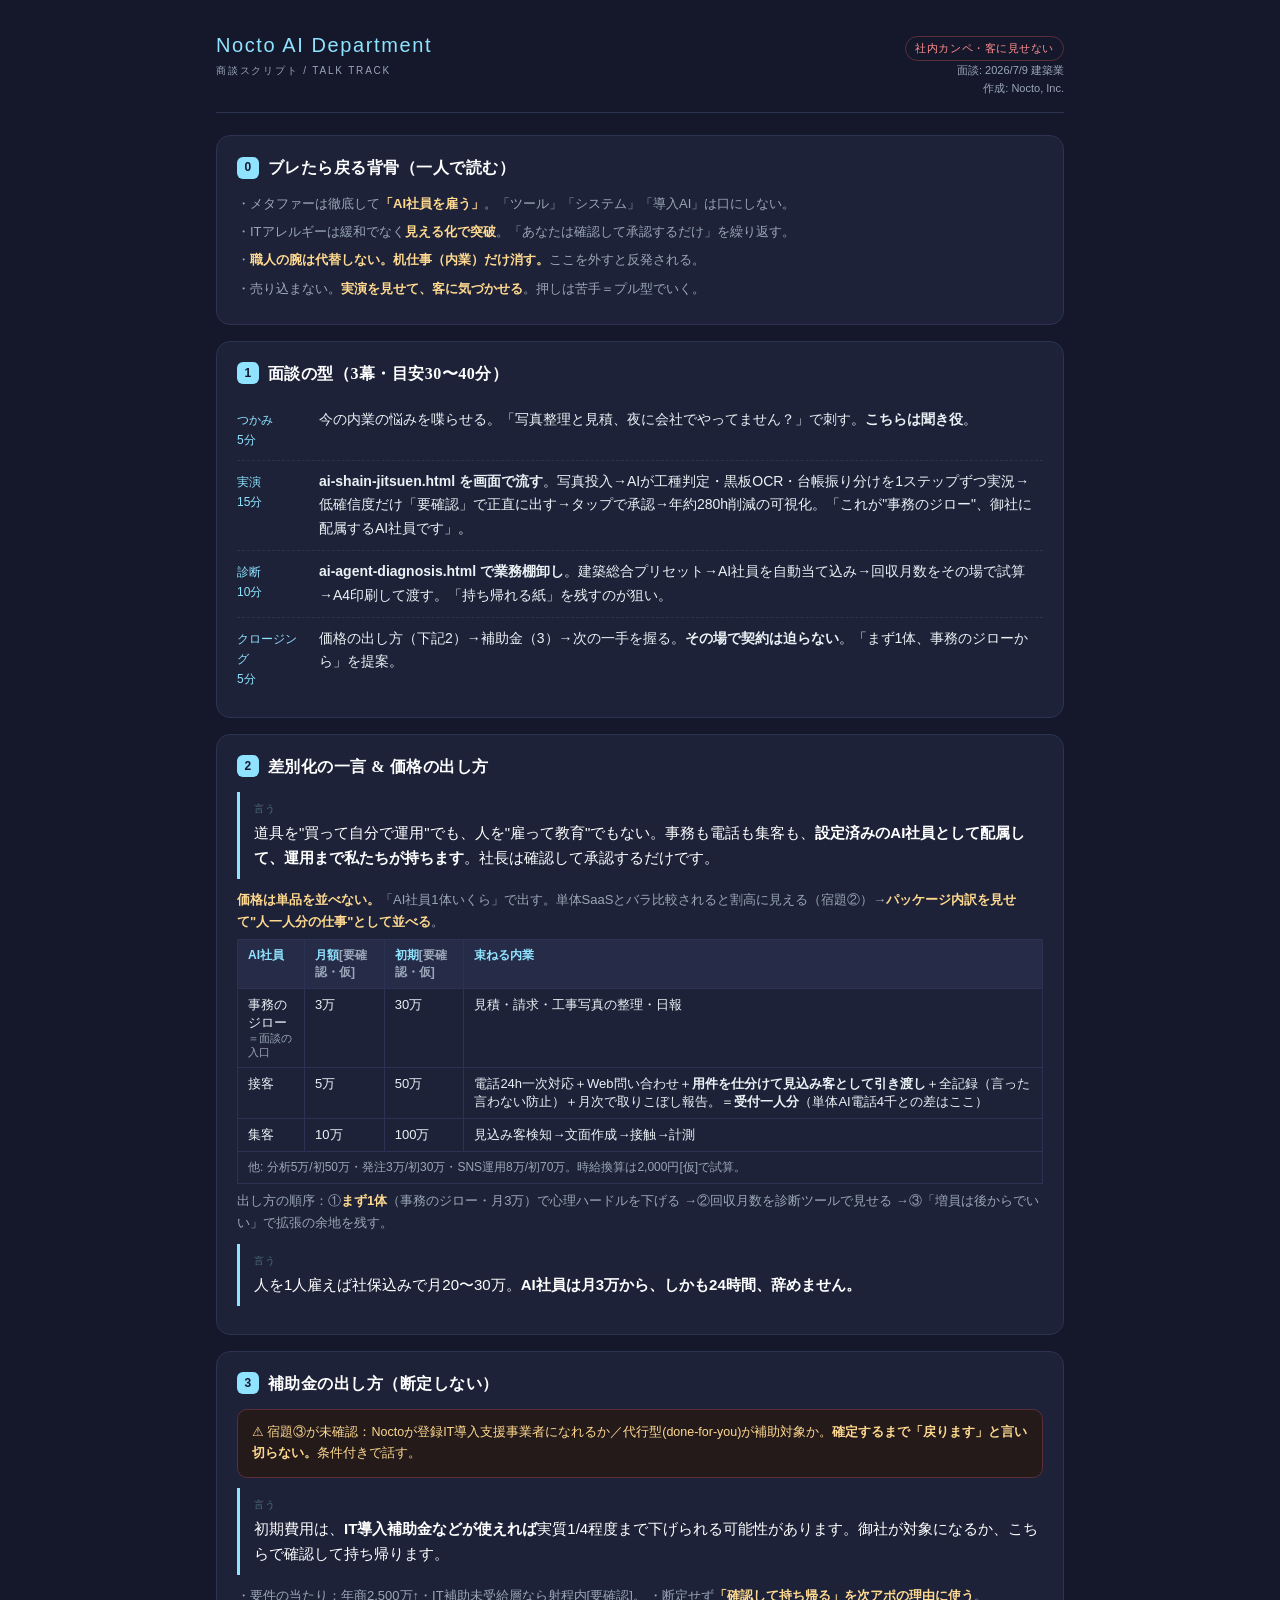
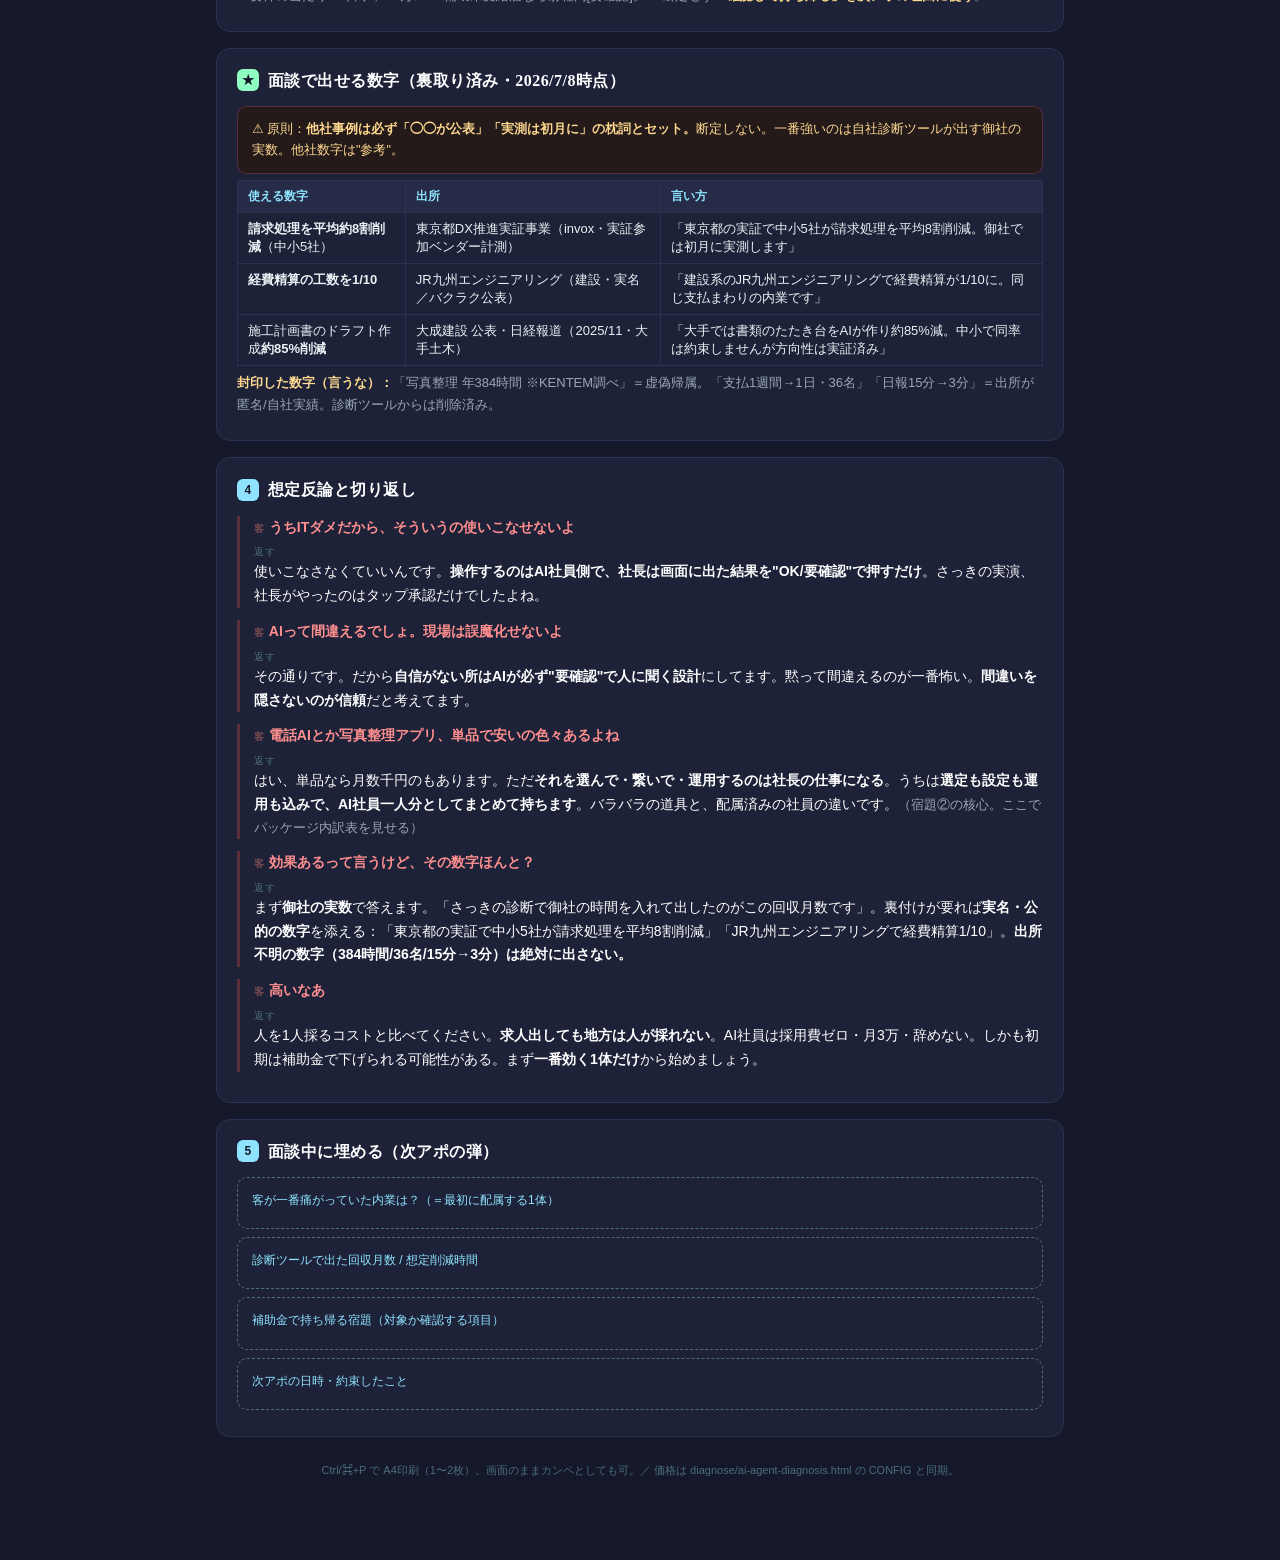
<file: sales/shodan-script.html>
<!--
  商談スクリプト1枚 — Nocto AI Department
  用途: Shinの面談カンペ(内部資料・客には見せない)。画面表示 + A4印刷両対応。
  数値は全部「仮」。evidence(削減時間の事例)は未裏取り→面談で断定しない。要確認箇所は [要確認] で明示。
  価格の出典: diagnose/ai-agent-diagnosis.html の CONFIG と一致させてある。
-->
<html lang="ja">
<head>
<meta charset="UTF-8">
<meta name="viewport" content="width=device-width, initial-scale=1.0">
<title>商談スクリプト | Nocto AI Department（社内カンペ）</title>
<style>
  :root{
    --navy:#14182A; --navy-light:#1D2238; --navy-lighter:#262C48;
    --cyan:#8FE3FF; --cyan-dim:#4B6E7A;
    --text:#EAF2F5; --text-dim:#9AA6B8;
    --ok:#8FFFC1; --warn:#FFD98F; --danger:#FF8F8F;
    --line:#2C3352;
  }
  *{box-sizing:border-box;}
  html,body{margin:0;padding:0;}
  body{
    background:var(--navy); color:var(--text);
    font-family:-apple-system,"Hiragino Kaku Gothic ProN",sans-serif;
    -webkit-font-smoothing:antialiased; line-height:1.7;
  }
  h1,h2,h3{font-family:"Hiragino Mincho ProN","Hiragino Mincho Pro",serif; font-weight:600; letter-spacing:.03em;}
  #wrap{max-width:900px; margin:0 auto; padding:28px 26px 80px;}

  header.top{display:flex; align-items:baseline; justify-content:space-between; border-bottom:1px solid var(--line); padding-bottom:14px; margin-bottom:22px;}
  header.top .brand{font-size:20px; letter-spacing:.08em; color:var(--cyan);}
  header.top .brand small{display:block; font-size:10px; color:var(--text-dim); letter-spacing:.18em;}
  header.top .meta{font-size:11px; color:var(--text-dim); text-align:right;}

  .tag{display:inline-block; font-size:11px; padding:2px 9px; border-radius:999px; border:1px solid var(--line); color:var(--text-dim); letter-spacing:.05em;}
  .internal{color:var(--danger); border-color:#5a2f3a;}

  section{background:var(--navy-light); border:1px solid var(--line); border-radius:14px; padding:18px 20px; margin-bottom:16px;}
  section > h2{font-size:16px; margin:0 0 12px; color:#fff; display:flex; align-items:center; gap:9px;}
  section > h2 .n{font-family:-apple-system,sans-serif; font-size:12px; color:var(--navy); background:var(--cyan); border-radius:6px; width:22px; height:22px; display:inline-flex; align-items:center; justify-content:center; font-weight:700; flex:none;}

  .say{border-left:3px solid var(--cyan); padding:8px 0 8px 14px; margin:10px 0; color:#fff; font-size:15px;}
  .say::before{content:"言う "; font-size:10px; color:var(--cyan-dim); letter-spacing:.1em; display:block; margin-bottom:3px;}
  .note{font-size:13px; color:var(--text-dim); margin:6px 0;}
  .note b{color:var(--warn); font-weight:600;}

  ul.flow{list-style:none; padding:0; margin:0;}
  ul.flow li{padding:9px 0; border-bottom:1px dashed var(--line); display:flex; gap:12px; font-size:14px;}
  ul.flow li:last-child{border-bottom:none;}
  ul.flow li .t{color:var(--cyan); font-size:12px; flex:none; width:70px; padding-top:2px;}

  table{width:100%; border-collapse:collapse; font-size:13px; margin:6px 0;}
  th,td{border:1px solid var(--line); padding:7px 10px; text-align:left; vertical-align:top;}
  th{background:var(--navy-lighter); color:var(--cyan); font-weight:600; font-size:12px;}
  td .warncheck{color:var(--warn);}

  .obj{margin:12px 0; padding-left:14px; border-left:3px solid #5a2f3a;}
  .obj .q{color:var(--danger); font-size:14px; font-weight:600; margin-bottom:4px;}
  .obj .q::before{content:"客 "; font-size:10px; color:#7a4a52; letter-spacing:.1em;}
  .obj .a{color:#fff; font-size:14px;}
  .obj .a::before{content:"返す "; font-size:10px; color:var(--cyan-dim); letter-spacing:.1em; display:block;}

  .fill{border:1px dashed var(--cyan-dim); border-radius:10px; padding:12px 14px; margin:8px 0; min-height:40px; font-size:13px; color:var(--text-dim);}
  .fill .lbl{color:var(--cyan); font-size:12px; display:block; margin-bottom:6px;}

  .warnbox{background:#241a1a; border:1px solid #5a2f3a; border-radius:10px; padding:12px 14px; font-size:12.5px; color:var(--warn);}
  .print-hint{font-size:11px; color:var(--cyan-dim); text-align:center; margin-top:24px;}

  @media print{
    body{background:#fff; color:#111;}
    #wrap{max-width:none; padding:0;}
    section{background:#fff; border:1px solid #ccc; break-inside:avoid; box-shadow:none;}
    h1,h2,h3,header.top .brand{color:#111;}
    header.top .brand{color:#111;}
    section>h2{color:#111;} section>h2 .n{background:#111; color:#fff;}
    th{background:#eee; color:#111;} th,td{border-color:#bbb;}
    .say{border-left-color:#111; color:#111;} .say::before{color:#666;}
    .obj .a{color:#111;} .obj .q{color:#900;}
    .note{color:#444;} .note b{color:#a06a00;}
    ul.flow li .t{color:#0a5a72;}
    .warnbox{background:#fff8f0; color:#7a4a00; border-color:#d0a060;}
    .fill{border-color:#999; color:#666;}
    .print-hint{display:none;}
    .tag{border-color:#bbb; color:#555;} .internal{color:#900;}
  }
</style>
</head>
<body>
<div id="wrap">

  <header class="top">
    <div class="brand">Nocto AI Department<small>商談スクリプト / TALK TRACK</small></div>
    <div class="meta">
      <span class="tag internal">社内カンペ・客に見せない</span><br>
      面談: 2026/7/9 建築業<br>作成: Nocto, Inc.
    </div>
  </header>

  <!-- 背骨 -->
  <section>
    <h2><span class="n">0</span>ブレたら戻る背骨（一人で読む）</h2>
    <div class="note">・メタファーは徹底して<b>「AI社員を雇う」</b>。「ツール」「システム」「導入AI」は口にしない。</div>
    <div class="note">・ITアレルギーは緩和でなく<b>見える化で突破</b>。「あなたは確認して承認するだけ」を繰り返す。</div>
    <div class="note">・<b>職人の腕は代替しない。机仕事（内業）だけ消す。</b>ここを外すと反発される。</div>
    <div class="note">・売り込まない。<b>実演を見せて、客に気づかせる</b>。押しは苦手＝プル型でいく。</div>
  </section>

  <!-- 3幕構成 -->
  <section>
    <h2><span class="n">1</span>面談の型（3幕・目安30〜40分）</h2>
    <ul class="flow">
      <li><span class="t">つかみ<br>5分</span><div>今の内業の悩みを喋らせる。「写真整理と見積、夜に会社でやってません？」で刺す。<b>こちらは聞き役</b>。</div></li>
      <li><span class="t">実演<br>15分</span><div><b>ai-shain-jitsuen.html を画面で流す</b>。写真投入→AIが工種判定・黒板OCR・台帳振り分けを1ステップずつ実況→低確信度だけ「要確認」で正直に出す→タップで承認→年約280h削減の可視化。「これが"事務のジロー"、御社に配属するAI社員です」。</div></li>
      <li><span class="t">診断<br>10分</span><div><b>ai-agent-diagnosis.html で業務棚卸し</b>。建築総合プリセット→AI社員を自動当て込み→回収月数をその場で試算→A4印刷して渡す。「持ち帰れる紙」を残すのが狙い。</div></li>
      <li><span class="t">クロージング<br>5分</span><div>価格の出し方（下記2）→補助金（3）→次の一手を握る。<b>その場で契約は迫らない</b>。「まず1体、事務のジローから」を提案。</div></li>
    </ul>
  </section>

  <!-- 差別化 -->
  <section>
    <h2><span class="n">2</span>差別化の一言 &amp; 価格の出し方</h2>
    <div class="say">道具を"買って自分で運用"でも、人を"雇って教育"でもない。事務も電話も集客も、<b>設定済みのAI社員として配属して、運用まで私たちが持ちます</b>。社長は確認して承認するだけです。</div>
    <div class="note"><b>価格は単品を並べない。</b>「AI社員1体いくら」で出す。単体SaaSとバラ比較されると割高に見える（宿題②）→<b>パッケージ内訳を見せて"人一人分の仕事"として並べる</b>。</div>
    <table>
      <tr><th>AI社員</th><th>月額<span style="color:var(--text-dim)">[要確認・仮]</span></th><th>初期<span style="color:var(--text-dim)">[要確認・仮]</span></th><th>束ねる内業</th></tr>
      <tr><td>事務のジロー<br><small style="color:var(--text-dim)">＝面談の入口</small></td><td>3万</td><td>30万</td><td>見積・請求・工事写真の整理・日報</td></tr>
      <tr><td>接客</td><td>5万</td><td>50万</td><td>電話24h一次対応＋Web問い合わせ＋<b>用件を仕分けて見込み客として引き渡し</b>＋全記録（言った言わない防止）＋月次で取りこぼし報告。＝<b>受付一人分</b>（単体AI電話4千との差はここ）</td></tr>
      <tr><td>集客</td><td>10万</td><td>100万</td><td>見込み客検知→文面作成→接触→計測</td></tr>
      <tr><td colspan="4" style="color:var(--text-dim); font-size:12px;">他: 分析5万/初50万・発注3万/初30万・SNS運用8万/初70万。時給換算は2,000円[仮]で試算。</td></tr>
    </table>
    <div class="note">出し方の順序：①<b>まず1体</b>（事務のジロー・月3万）で心理ハードルを下げる →②回収月数を診断ツールで見せる →③「増員は後からでいい」で拡張の余地を残す。</div>
    <div class="say">人を1人雇えば社保込みで月20〜30万。<b>AI社員は月3万から、しかも24時間、辞めません。</b></div>
  </section>

  <!-- 補助金 -->
  <section>
    <h2><span class="n">3</span>補助金の出し方（断定しない）</h2>
    <div class="warnbox">⚠ 宿題③が未確認：Noctoが登録IT導入支援事業者になれるか／代行型(done-for-you)が補助対象か。<b>確定するまで「戻ります」と言い切らない。</b>条件付きで話す。</div>
    <div class="say">初期費用は、<b>IT導入補助金などが使えれば</b>実質1/4程度まで下げられる可能性があります。御社が対象になるか、こちらで確認して持ち帰ります。</div>
    <div class="note">・要件の当たり：年商2,500万↑・IT補助未受給層なら射程内[要確認]。 ・断定せず<b>「確認して持ち帰る」を次アポの理由に使う</b>。</div>
  </section>

  <!-- 使える数字 -->
  <section>
    <h2><span class="n" style="background:var(--ok)">★</span>面談で出せる数字（裏取り済み・2026/7/8時点）</h2>
    <div class="warnbox">⚠ 原則：<b>他社事例は必ず「◯◯が公表」「実測は初月に」の枕詞とセット。</b>断定しない。一番強いのは自社診断ツールが出す御社の実数。他社数字は"参考"。</div>
    <table>
      <tr><th>使える数字</th><th>出所</th><th>言い方</th></tr>
      <tr><td><b>請求処理を平均約8割削減</b>（中小5社）</td><td>東京都DX推進実証事業（invox・実証参加ベンダー計測）</td><td>「東京都の実証で中小5社が請求処理を平均8割削減。御社では初月に実測します」</td></tr>
      <tr><td><b>経費精算の工数を1/10</b></td><td>JR九州エンジニアリング（建設・実名／バクラク公表）</td><td>「建設系のJR九州エンジニアリングで経費精算が1/10に。同じ支払まわりの内業です」</td></tr>
      <tr><td>施工計画書のドラフト作成<b>約85%削減</b></td><td>大成建設 公表・日経報道（2025/11・大手土木）</td><td>「大手では書類のたたき台をAIが作り約85%減。中小で同率は約束しませんが方向性は実証済み」</td></tr>
    </table>
    <div class="note"><b class="warncheck">封印した数字（言うな）：</b>「写真整理 年384時間 ※KENTEM調べ」＝虚偽帰属。「支払1週間→1日・36名」「日報15分→3分」＝出所が匿名/自社実績。診断ツールからは削除済み。</div>
  </section>

  <!-- 想定反論 -->
  <section>
    <h2><span class="n">4</span>想定反論と切り返し</h2>

    <div class="obj"><div class="q">うちITダメだから、そういうの使いこなせないよ</div>
    <div class="a">使いこなさなくていいんです。<b>操作するのはAI社員側で、社長は画面に出た結果を"OK/要確認"で押すだけ</b>。さっきの実演、社長がやったのはタップ承認だけでしたよね。</div></div>

    <div class="obj"><div class="q">AIって間違えるでしょ。現場は誤魔化せないよ</div>
    <div class="a">その通りです。だから<b>自信がない所はAIが必ず"要確認"で人に聞く設計</b>にしてます。黙って間違えるのが一番怖い。<b>間違いを隠さないのが信頼</b>だと考えてます。</div></div>

    <div class="obj"><div class="q">電話AIとか写真整理アプリ、単品で安いの色々あるよね</div>
    <div class="a">はい、単品なら月数千円のもあります。ただ<b>それを選んで・繋いで・運用するのは社長の仕事になる</b>。うちは<b>選定も設定も運用も込みで、AI社員一人分としてまとめて持ちます</b>。バラバラの道具と、配属済みの社員の違いです。<span class="note">（宿題②の核心。ここでパッケージ内訳表を見せる）</span></div></div>

    <div class="obj"><div class="q">効果あるって言うけど、その数字ほんと？</div>
    <div class="a">まず<b>御社の実数</b>で答えます。「さっきの診断で御社の時間を入れて出したのがこの回収月数です」。裏付けが要れば<b>実名・公的の数字</b>を添える：「東京都の実証で中小5社が請求処理を平均8割削減」「JR九州エンジニアリングで経費精算1/10」。<b class="warncheck">出所不明の数字（384時間/36名/15分→3分）は絶対に出さない。</b></div></div>

    <div class="obj"><div class="q">高いなあ</div>
    <div class="a">人を1人採るコストと比べてください。<b>求人出しても地方は人が採れない</b>。AI社員は採用費ゼロ・月3万・辞めない。しかも初期は補助金で下げられる可能性がある。まず<b>一番効く1体だけ</b>から始めましょう。</div></div>
  </section>

  <!-- 面談中に埋める -->
  <section>
    <h2><span class="n">5</span>面談中に埋める（次アポの弾）</h2>
    <div class="fill"><span class="lbl">客が一番痛がっていた内業は？（＝最初に配属する1体）</span></div>
    <div class="fill"><span class="lbl">診断ツールで出た回収月数 / 想定削減時間</span></div>
    <div class="fill"><span class="lbl">補助金で持ち帰る宿題（対象か確認する項目）</span></div>
    <div class="fill"><span class="lbl">次アポの日時・約束したこと</span></div>
  </section>

  <div class="print-hint">Ctrl/⌘+P で A4印刷（1〜2枚）。画面のままカンペとしても可。／ 価格は diagnose/ai-agent-diagnosis.html の CONFIG と同期。</div>

</div>
</body>
</html>
</file>
<file: app/styles.css>
/* =========================================================
   Nocto AI Department — App Shell / Design System
   ダークHUD。既存の実演デモ(ai-shain-jitsuen.html)の色・思想を踏襲。
   スマホ縦持ち前提のアプリUI。
   ========================================================= */
:root{
  --navy:#14182A; --navy-light:#1D2238; --navy-lighter:#262C48;
  --panel:#0F1220;
  --cyan:#8FE3FF; --cyan-dim:#4B6E7A;
  --text:#EAF2F5; --text-dim:#9AA6B8; --text-faint:#6B7690;
  --ok:#8FFFC1; --warn:#FFD98F; --danger:#FF8F8F;
  --gold:#F5D08A;
  --shell-max:520px;
  --safe-top:env(safe-area-inset-top,0px);
  --safe-bottom:env(safe-area-inset-bottom,0px);
}
*{box-sizing:border-box; -webkit-tap-highlight-color:transparent;}
html,body{margin:0; padding:0;}
html{background:var(--navy);}
body{
  background:var(--navy); color:var(--text);
  font-family:-apple-system,"Hiragino Kaku Gothic ProN","Noto Sans JP",sans-serif;
  -webkit-font-smoothing:antialiased; min-height:100dvh;
  overscroll-behavior-y:none;
}
h1,h2,h3{font-family:"Hiragino Mincho ProN","Hiragino Mincho Pro","Noto Serif JP",serif; font-weight:600; letter-spacing:.02em; margin:0;}
.sans{font-family:-apple-system,"Hiragino Kaku Gothic ProN",sans-serif;}
button{font-family:inherit;}
a{color:inherit;}

/* ---- App shell ---- */
#shell{max-width:var(--shell-max); margin:0 auto; min-height:100dvh; position:relative; background:var(--navy); overflow:hidden;}
.appbar{
  position:sticky; top:0; z-index:40;
  display:flex; align-items:center; gap:12px;
  padding:calc(var(--safe-top) + 12px) 18px 12px;
  background:linear-gradient(180deg,rgba(20,24,42,.98),rgba(20,24,42,.86));
  backdrop-filter:blur(10px); border-bottom:1px solid var(--navy-lighter);
}
.appbar .back{
  width:38px; height:38px; flex-shrink:0; border-radius:11px; border:1px solid var(--navy-lighter);
  background:var(--navy-light); color:var(--cyan); display:none; align-items:center; justify-content:center;
  font-size:20px; cursor:pointer;
}
.appbar.hasback .back{display:flex;}
.appbar .brand{font-family:"Hiragino Mincho ProN",serif; font-size:19px; letter-spacing:.08em; color:var(--cyan); line-height:1;}
.appbar .brand small{display:block; font-size:10px; color:var(--text-faint); letter-spacing:.18em; margin-top:3px; font-family:-apple-system,sans-serif;}
.appbar .barttl{font-size:16px; color:#fff; font-family:-apple-system,sans-serif; font-weight:700; line-height:1.2;}
.appbar .spacer{margin-left:auto;}
.appbar .chip{font-size:11px; color:var(--cyan); border:1px solid var(--cyan-dim); border-radius:999px; padding:5px 11px; white-space:nowrap;}

#view{padding:0 0 108px; animation:fade .28s ease;}
@keyframes fade{from{opacity:0; transform:translateY(6px);}to{opacity:1; transform:none;}}
.pad{padding:0 18px;}

/* ---- Home hero ---- */
.hh{padding:22px 18px 8px;}
.hh .kicker{font-size:12px; color:var(--cyan); letter-spacing:.14em; margin-bottom:10px;}
.hh h1{font-size:25px; color:#fff; line-height:1.5;}
.hh h1 .em{color:var(--cyan);}
.hh .lead{font-size:14px; color:var(--text-dim); line-height:1.85; margin-top:12px;}
.hh .lead b{color:#fff;}
.forwho{
  display:flex; align-items:center; gap:10px; margin:16px 0 4px;
  background:linear-gradient(120deg,#1B2340,#141A30); border:1px solid var(--navy-lighter);
  border-radius:14px; padding:12px 14px; font-size:12.5px; color:var(--text-dim);
}
.forwho .t{color:var(--cyan); font-weight:700; white-space:nowrap;}

/* ---- Pain sections ---- */
.section{margin-top:26px;}
.section > .sh{display:flex; align-items:baseline; gap:10px; padding:0 18px; margin-bottom:12px;}
.section > .sh .n{font-size:12px; color:var(--cyan-dim); font-variant-numeric:tabular-nums;}
.section > .sh h2{font-size:18px; color:#fff;}
.section > .sh .tag{margin-left:auto; font-size:11px; color:var(--warn); border:1px solid rgba(255,217,143,.4); border-radius:999px; padding:3px 9px;}

/* ---- AI社員 card ---- */
.roster{display:flex; flex-direction:column; gap:12px; padding:0 18px;}
.emp{
  display:flex; align-items:center; gap:14px; text-align:left; width:100%;
  background:var(--navy-light); border:1px solid var(--navy-lighter); border-radius:16px;
  padding:14px 15px; cursor:pointer; transition:transform .12s, border-color .2s, background .2s;
}
.emp:active{transform:scale(.985); background:var(--navy-lighter);}
.emp.live{border-color:var(--cyan-dim);}
.emp .ava{
  width:52px; height:52px; flex-shrink:0; border-radius:14px;
  background:radial-gradient(circle at 32% 28%,#2D3A66,#161B30);
  border:1px solid var(--cyan-dim); display:flex; align-items:center; justify-content:center; color:var(--cyan);
  position:relative;
}
.emp .ava .em2{font-size:24px; line-height:1;}
.emp .body{min-width:0; flex:1;}
.emp .body .nm{font-size:15.5px; color:#fff; font-weight:700; display:flex; align-items:center; gap:8px;}
.emp .body .role{font-size:12px; color:var(--cyan); margin-top:2px;}
.emp .body .one{font-size:12px; color:var(--text-dim); margin-top:5px; line-height:1.5;}
.emp .go{margin-left:6px; color:var(--text-faint); font-size:20px; flex-shrink:0;}
.badge{font-size:10px; font-weight:700; padding:2px 8px; border-radius:999px; letter-spacing:.04em;}
.badge.demo{background:rgba(143,227,255,.15); color:var(--cyan); border:1px solid var(--cyan-dim);}
.badge.soon{background:rgba(154,166,184,.12); color:var(--text-faint); border:1px solid var(--navy-lighter);}

/* ---- generic stage/panel (demo views) ---- */
.stage{background:var(--navy-light); border:1px solid var(--navy-lighter); border-radius:18px; padding:20px 18px; margin:0 18px 16px;}
.stage h2{font-size:19px; color:#fff; margin-bottom:6px;}
.stage .sub{color:var(--text-dim); font-size:13px; line-height:1.75; margin-bottom:16px;}
.stage.hidden,.hidden{display:none !important;}

.workerhead{
  display:flex; align-items:center; gap:13px; margin:6px 18px 18px;
  background:linear-gradient(120deg,#1B2340,#141A30); border:1px solid var(--navy-lighter);
  border-radius:16px; padding:14px 16px;
}
.workerhead .ava{width:50px; height:50px; flex-shrink:0; border-radius:13px; background:radial-gradient(circle at 30% 30%,#2D3A66,#161B30); border:1px solid var(--cyan-dim); display:flex; align-items:center; justify-content:center; font-size:24px;}
.workerhead .nm{font-size:15px; color:#fff; font-weight:700;}
.workerhead .rl{font-size:12px; color:var(--cyan); margin-top:2px;}
.workerhead .dt{font-size:11.5px; color:var(--text-dim); margin-top:3px;}

/* brain / live log */
.brain{background:var(--panel); border:1px solid var(--navy-lighter); border-radius:14px; padding:15px 16px;}
.brain .bh{display:flex; align-items:center; gap:9px; font-size:11.5px; color:var(--text-dim); letter-spacing:.06em; margin-bottom:12px;}
.dotlive{width:9px; height:9px; border-radius:50%; background:var(--cyan); box-shadow:0 0 0 0 rgba(143,227,255,.6); animation:pulse 1.4s infinite;}
@keyframes pulse{0%{box-shadow:0 0 0 0 rgba(143,227,255,.5);}70%{box-shadow:0 0 0 8px rgba(143,227,255,0);}100%{box-shadow:0 0 0 0 rgba(143,227,255,0);}}
.steps{display:flex; flex-direction:column; gap:2px;}
.stp{display:flex; align-items:center; gap:11px; padding:9px 5px; border-radius:8px; opacity:.4; transition:opacity .3s, background .3s;}
.stp.active{opacity:1; background:rgba(143,227,255,.06);}
.stp.done{opacity:1;}
.stp .ic{width:26px; height:26px; border-radius:8px; flex-shrink:0; display:flex; align-items:center; justify-content:center; border:1px solid var(--navy-lighter); background:var(--navy-light); font-size:13px; color:var(--text-dim);}
.stp.done .ic{background:rgba(143,255,193,.15); border-color:rgba(143,255,193,.4); color:var(--ok);}
.stp.active .ic{background:rgba(143,227,255,.15); border-color:var(--cyan); color:var(--cyan);}
.stp .lbl{font-size:13.5px; color:var(--text);}
.stp .bar{height:4px; background:var(--navy-lighter); border-radius:3px; overflow:hidden; width:88px; margin-left:auto;}
.stp .bar > i{display:block; height:100%; width:0; background:var(--cyan); transition:width .2s;}
.livemsg{margin-top:11px; font-size:12px; color:var(--cyan); min-height:17px; line-height:1.5;}

/* chips / options */
.opts{display:flex; flex-wrap:wrap; gap:9px;}
.opt{font-size:13px; padding:11px 15px; min-height:46px; border-radius:11px; border:1px solid var(--navy-lighter); background:var(--panel); color:var(--text); cursor:pointer; display:flex; align-items:center; gap:7px; transition:.15s;}
.opt .oc{font-size:16px;}
.opt.sel{border-color:var(--cyan); background:#232B4A; color:var(--cyan);}
.opt:active{transform:scale(.97);}
.fieldlabel{font-size:12.5px; color:var(--text-dim); margin:16px 0 9px; display:flex; align-items:center; gap:7px;}
.fieldlabel .q{width:19px; height:19px; border-radius:50%; background:var(--cyan); color:#0B0E19; font-size:12px; font-weight:800; display:flex; align-items:center; justify-content:center; flex-shrink:0;}

/* result cards (generated content) */
.gen{background:var(--panel); border:1px solid var(--navy-lighter); border-radius:14px; padding:16px; margin-top:14px; animation:fade .3s;}
.gen .gt{font-size:11px; color:var(--cyan); letter-spacing:.08em; margin-bottom:9px; display:flex; align-items:center; gap:7px;}
.gen .gt .pill{margin-left:auto; font-size:10px; color:var(--text-faint); border:1px solid var(--navy-lighter); border-radius:999px; padding:2px 8px;}
.gen h4{font-size:15.5px; color:#fff; margin:0 0 6px; line-height:1.45; font-family:-apple-system,sans-serif; font-weight:700;}
.gen p{font-size:13px; color:var(--text-dim); line-height:1.8; margin:6px 0;}
.gen .kv{display:flex; gap:8px; font-size:12.5px; margin:5px 0; color:var(--text);}
.gen .kv .k{color:var(--text-faint); min-width:78px; flex-shrink:0;}
.gen .body-copy{font-size:13px; color:var(--text); line-height:1.9; white-space:pre-wrap;}
.divider{height:1px; background:var(--navy-lighter); margin:14px 0;}

/* storyboard scenes */
.scene{display:flex; gap:12px; padding:12px 0; border-top:1px solid var(--navy-lighter);}
.scene:first-child{border-top:none;}
.scene .frame{width:96px; height:64px; flex-shrink:0; border-radius:9px; border:1px solid var(--navy-lighter); background:linear-gradient(160deg,#243056,#141A30); position:relative; overflow:hidden; display:flex; align-items:center; justify-content:center; font-size:24px;}
.scene .frame .cut{position:absolute; top:5px; left:5px; font-size:9px; color:var(--cyan); background:rgba(5,7,15,.6); padding:1px 6px; border-radius:6px; font-weight:700;}
.scene .sbody{min-width:0; flex:1;}
.scene .sbody .cap{font-size:13px; color:#fff; font-weight:700; line-height:1.4;}
.scene .sbody .narr{font-size:12px; color:var(--text-dim); margin-top:4px; line-height:1.6;}
.scene .sbody .telop{font-size:11px; color:var(--gold); margin-top:5px;}

/* doc rows (経理) */
.docrow{display:flex; align-items:center; gap:11px; padding:11px 0; border-top:1px solid var(--navy-lighter);}
.docrow:first-child{border-top:none;}
.docrow .dic{width:40px; height:48px; flex-shrink:0; border-radius:7px; border:1px solid var(--navy-lighter); background:linear-gradient(160deg,#2A335A,#141A30); display:flex; align-items:center; justify-content:center; font-size:18px; position:relative;}
.docrow .dic .scan2{position:absolute; left:0; right:0; height:2px; top:0; background:linear-gradient(90deg,transparent,var(--cyan),transparent); opacity:0;}
.docrow.scanning .dic .scan2{opacity:1; animation:scan2 1s linear infinite;}
@keyframes scan2{0%{top:0;}100%{top:100%;}}
.docrow .dbody{flex:1; min-width:0;}
.docrow .dbody .dn{font-size:13.5px; color:var(--text); font-weight:600;}
.docrow .dbody .dm{font-size:11.5px; color:var(--text-faint); margin-top:2px;}
.docrow .damt{font-size:13px; color:#fff; font-variant-numeric:tabular-nums; white-space:nowrap;}
.docrow .dkind{font-size:10.5px; padding:2px 7px; border-radius:999px; white-space:nowrap;}
.dkind.hi{background:rgba(143,255,193,.15); color:var(--ok); border:1px solid rgba(143,255,193,.35);}
.dkind.lo{background:rgba(255,217,143,.15); color:var(--warn); border:1px solid rgba(255,217,143,.4);}
.docrow.pending .damt,.docrow.pending .dkind{opacity:0;}

/* review (要確認) */
.review{background:rgba(255,217,143,.06); border:1px solid rgba(255,217,143,.35); border-radius:12px; padding:15px; margin-top:14px;}
.review h3{color:var(--warn); font-size:14.5px; margin-bottom:4px; font-family:-apple-system,sans-serif;}
.review .rsub{font-size:12px; color:var(--text-dim); margin-bottom:12px; line-height:1.6;}
.review-item{padding:11px 0; border-top:1px solid var(--navy-lighter);}
.review-item .rq{font-size:13px; color:var(--text); margin-bottom:8px;}
.review-item .rq b{color:var(--warn);}
.review-item.resolved{opacity:.5;}

/* impact cells */
.impact{display:grid; grid-template-columns:1fr 1fr 1fr; gap:10px; margin:4px 0 8px;}
.impact .cell{background:linear-gradient(160deg,#1B2340,#0F1220); border:1px solid var(--cyan-dim); border-radius:13px; padding:15px 8px; text-align:center;}
.impact .cell .lab{font-size:10.5px; color:var(--text-dim); margin-bottom:7px; line-height:1.4;}
.impact .cell .val{font-size:24px; color:var(--cyan); font-weight:800; line-height:1;}
.impact .cell .val small{font-size:12px; margin-left:2px; font-weight:700;}
.impact .cell.human .val{color:var(--danger);}
.impact .cell.you .val{color:var(--ok);}

/* buttons */
.btn{border:none; border-radius:13px; font-size:16px; font-weight:700; font-family:-apple-system,sans-serif; cursor:pointer; min-height:56px; padding:0 22px; transition:transform .1s, background .2s;}
.btn:active{transform:scale(.98);}
.btn-primary{background:var(--cyan); color:#0B0E19;}
.btn-primary:active{background:#6FCBEA;}
.btn-ghost{background:transparent; border:1px solid var(--cyan); color:var(--cyan);}
.btn-block{width:100%;}
.btn[disabled]{opacity:.5;}
.center{text-align:center;}
.mt12{margin-top:12px;} .mt16{margin-top:16px;} .mt20{margin-top:20px;}
.footnote{font-size:11px; color:var(--text-faint); text-align:center; margin:18px 18px 0; line-height:1.7;}

/* CTA */
.cta{background:linear-gradient(120deg,#1B2340,#141A30); border:1px solid var(--cyan-dim); border-radius:18px; padding:22px 18px; margin:0 18px; text-align:center;}
.cta h2{color:#fff; font-size:18px; margin-bottom:8px; line-height:1.5;}
.cta p{color:var(--text-dim); font-size:13px; line-height:1.8; margin-bottom:16px;}
.cta .roles{display:flex; gap:8px; justify-content:center; flex-wrap:wrap; margin-bottom:16px;}
.cta .roles span{font-size:11px; color:var(--cyan); border:1px solid var(--cyan-dim); border-radius:999px; padding:5px 11px;}

/* install banner */
#installbar{
  position:fixed; left:0; right:0; bottom:0; z-index:60;
  max-width:var(--shell-max); margin:0 auto;
  padding:12px 16px calc(12px + var(--safe-bottom));
  background:linear-gradient(180deg,rgba(20,24,42,.6),var(--navy) 40%);
  display:none; align-items:center; gap:12px;
}
#installbar.show{display:flex;}
#installbar .it{flex:1; font-size:12px; color:var(--text-dim); line-height:1.5;}
#installbar .it b{color:#fff;}
#installbar button{min-height:44px; padding:0 16px; font-size:14px; border-radius:11px; border:none; background:var(--cyan); color:#0B0E19; font-weight:700;}
#installbar .x{background:transparent; color:var(--text-faint); border:none; font-size:20px; padding:0 4px; min-height:auto;}

/* iOS install sheet */
#iosSheet{position:fixed; inset:0; z-index:80; background:rgba(5,7,15,.7); display:none; align-items:flex-end; justify-content:center;}
#iosSheet.show{display:flex;}
#iosSheet .card{max-width:var(--shell-max); width:100%; background:var(--navy-light); border-top:1px solid var(--cyan-dim); border-radius:20px 20px 0 0; padding:22px 20px calc(28px + var(--safe-bottom));}
#iosSheet h3{color:#fff; font-size:17px; margin-bottom:14px; font-family:-apple-system,sans-serif;}
#iosSheet ol{margin:0; padding-left:20px; color:var(--text-dim); font-size:13.5px; line-height:2;}
#iosSheet .share{display:inline-flex; width:22px; height:22px; vertical-align:middle; align-items:center; justify-content:center; color:var(--cyan);}
#iosSheet button{margin-top:18px; width:100%; min-height:50px; border-radius:12px; border:1px solid var(--navy-lighter); background:transparent; color:var(--text-dim); font-size:14px;}

.disclaimer{font-size:10.5px; color:var(--text-faint); text-align:center; padding:22px 24px 10px; line-height:1.7;}

   見積MVP 追加スタイル
   ========================================================= */
.qscr{animation:fade .28s ease;}
.sub2{font-size:12px; color:var(--text-dim); font-family:-apple-system,sans-serif; font-weight:400;}

/* フォーム */
.fld{
  width:100%; min-height:50px; border-radius:12px; border:1px solid var(--navy-lighter);
  background:var(--panel); color:var(--text); font-size:16px; padding:0 14px; font-family:inherit;
}
.fld:focus{outline:none; border-color:var(--cyan);}
select.fld{appearance:none; -webkit-appearance:none; background-image:linear-gradient(45deg,transparent 50%,var(--cyan) 50%),linear-gradient(135deg,var(--cyan) 50%,transparent 50%); background-position:calc(100% - 18px) 22px,calc(100% - 12px) 22px; background-size:6px 6px,6px 6px; background-repeat:no-repeat;}
.minilabel{font-size:11.5px; color:var(--text-dim); margin-bottom:6px;}
.row2{display:grid; grid-template-columns:1fr 1fr; gap:10px;}
.subfields{margin-top:12px;}
.unitfield{position:relative; display:flex; align-items:center;}
.unitfield .fld{padding-right:38px;}
.unitfield span{position:absolute; right:14px; font-size:13px; color:var(--text-dim);}
.checks{display:flex; flex-wrap:wrap; gap:10px;}
.chk{display:flex; align-items:center; gap:9px; font-size:14px; color:var(--text); padding:11px 15px; border:1px solid var(--navy-lighter); border-radius:11px; background:var(--panel); cursor:pointer;}
.chk input{width:20px; height:20px; accent-color:var(--cyan);}
.filebtn{display:flex; align-items:center; justify-content:center; gap:8px; cursor:pointer;}
.hint{font-size:11.5px; color:var(--text-faint); margin-top:8px; line-height:1.6;}

/* 取込パネル */
.ingest{margin-top:12px; background:var(--panel); border:1px solid var(--navy-lighter); border-radius:12px; padding:14px;}
.ing-head{font-size:13px; color:#fff; font-weight:700; margin-bottom:8px;}
.ing-head.ok{color:var(--ok);}
.ing-log{font-size:11px; color:var(--text-faint); line-height:1.7; margin-bottom:10px;}
.ing-sub{font-size:12px; color:var(--text-dim); margin-bottom:10px; line-height:1.6;}
.ing-err{font-size:12px; color:var(--warn); line-height:1.7;}
.ing-row{display:flex; align-items:center; gap:9px; padding:9px 0; border-top:1px solid var(--navy-lighter); font-size:13px;}
.ing-row input{width:19px; height:19px; accent-color:var(--cyan); flex-shrink:0;}
.ing-k{color:var(--cyan); font-weight:700; min-width:64px;}
.ing-raw{color:var(--text-dim); font-size:11.5px; flex:1; min-width:0; overflow:hidden; text-overflow:ellipsis; white-space:nowrap;}
.ing-p{color:#fff; font-variant-numeric:tabular-nums;}

/* 実況ログ */
.logsteps{display:flex; flex-direction:column; gap:7px; margin-bottom:8px;}
.logline{font-size:13px; color:var(--text); line-height:1.6; opacity:0; transform:translateY(6px); transition:opacity .25s, transform .25s; padding:2px 0;}
.logline.in{opacity:1; transform:none;}
.logline b{color:#fff;}
.src{font-size:10px; font-weight:700; padding:1px 7px; border-radius:999px; white-space:nowrap;}
.src.mini{font-size:9px; padding:1px 5px;}
.src-std{background:rgba(154,166,184,.14); color:var(--text-dim); border:1px solid var(--navy-lighter);}
.src-learn{background:rgba(143,227,255,.16); color:var(--cyan); border:1px solid var(--cyan-dim);}

/* 見積書 */
.quote-doc{background:#fff; color:#1a1f2e; border-radius:14px; padding:18px 16px; font-family:-apple-system,"Hiragino Kaku Gothic ProN",sans-serif;}
.quote-head{display:flex; align-items:flex-end; justify-content:space-between; border-bottom:2px solid #1a1f2e; padding-bottom:10px; margin-bottom:12px;}
.qh-title{font-size:22px; font-weight:800; letter-spacing:.12em;}
.qh-cust{font-size:15px; font-weight:700;}
.quote-table{width:100%; border-collapse:collapse; font-size:12.5px;}
.quote-table th{text-align:left; color:#5b6472; font-weight:600; border-bottom:1px solid #d5dae3; padding:6px 4px; font-size:11px;}
.quote-table td{padding:8px 4px; border-bottom:1px solid #eef1f5; vertical-align:top; line-height:1.4;}
.quote-table .num{text-align:right; white-space:nowrap; font-variant-numeric:tabular-nums;}
.quote-table .src-learn{background:rgba(30,120,180,.12); color:#1673a8; border-color:#9cc7e0;}
.quote-sum{margin-top:12px; margin-left:auto; width:min(260px,100%);}
.quote-sum > div{display:flex; justify-content:space-between; font-size:13px; padding:5px 4px; color:#3a4152;}
.quote-sum .warn{color:#b8791f;}
.quote-sum .grand{border-top:2px solid #1a1f2e; margin-top:4px; padding-top:9px; font-size:17px; font-weight:800; color:#0e1420;}
.quote-note{font-size:10.5px; color:#7a8290; margin-top:14px; line-height:1.7; border-top:1px solid #eef1f5; padding-top:10px;}

/* 単価パターン（①②③） */
.presets{display:flex; flex-direction:column; gap:8px; margin-top:4px;}
.preset-card{
  display:flex; flex-direction:column; gap:3px; text-align:left; width:100%;
  background:var(--panel); border:1px solid var(--navy-lighter); border-radius:12px;
  padding:12px 14px; cursor:pointer; transition:.15s;
}
.preset-card:active{transform:scale(.99);}
.preset-card.sel{border-color:var(--cyan); background:#232B4A;}
.preset-card .pl{font-size:14.5px; color:#fff; font-weight:700;}
.preset-card.sel .pl{color:var(--cyan);}
.preset-card .pd{font-size:11.5px; color:var(--text-dim);}
.preset-card .pk{font-size:11px; color:var(--text-faint); margin-top:2px; font-variant-numeric:tabular-nums;}

/* 単価表（編集可） */
.tanka-table{margin-top:12px; background:var(--panel); border:1px solid var(--navy-lighter); border-radius:12px; overflow:hidden;}
.trow{display:flex; align-items:center; justify-content:space-between; gap:10px; padding:9px 14px; border-top:1px solid var(--navy-lighter);}
.trow:first-child{border-top:none;}
.tlabel{font-size:13.5px; color:var(--text);}
.tinput{display:flex; align-items:center; gap:6px;}
.tinput input{
  width:96px; min-height:40px; text-align:right; border-radius:9px; border:1px solid var(--navy-lighter);
  background:var(--navy-light); color:var(--cyan); font-size:15px; padding:0 10px; font-family:inherit;
  font-variant-numeric:tabular-nums;
}
.tinput input:focus{outline:none; border-color:var(--cyan);}
.tinput input::placeholder{color:var(--text-faint); font-weight:400;}
.tunit{font-size:11px; color:var(--text-faint); white-space:nowrap; min-width:34px;}

.linkbtn{display:block; margin:10px auto 0; background:none; border:none; color:var(--text-dim); font-size:12.5px; text-decoration:underline; cursor:pointer; padding:6px;}
</file>
